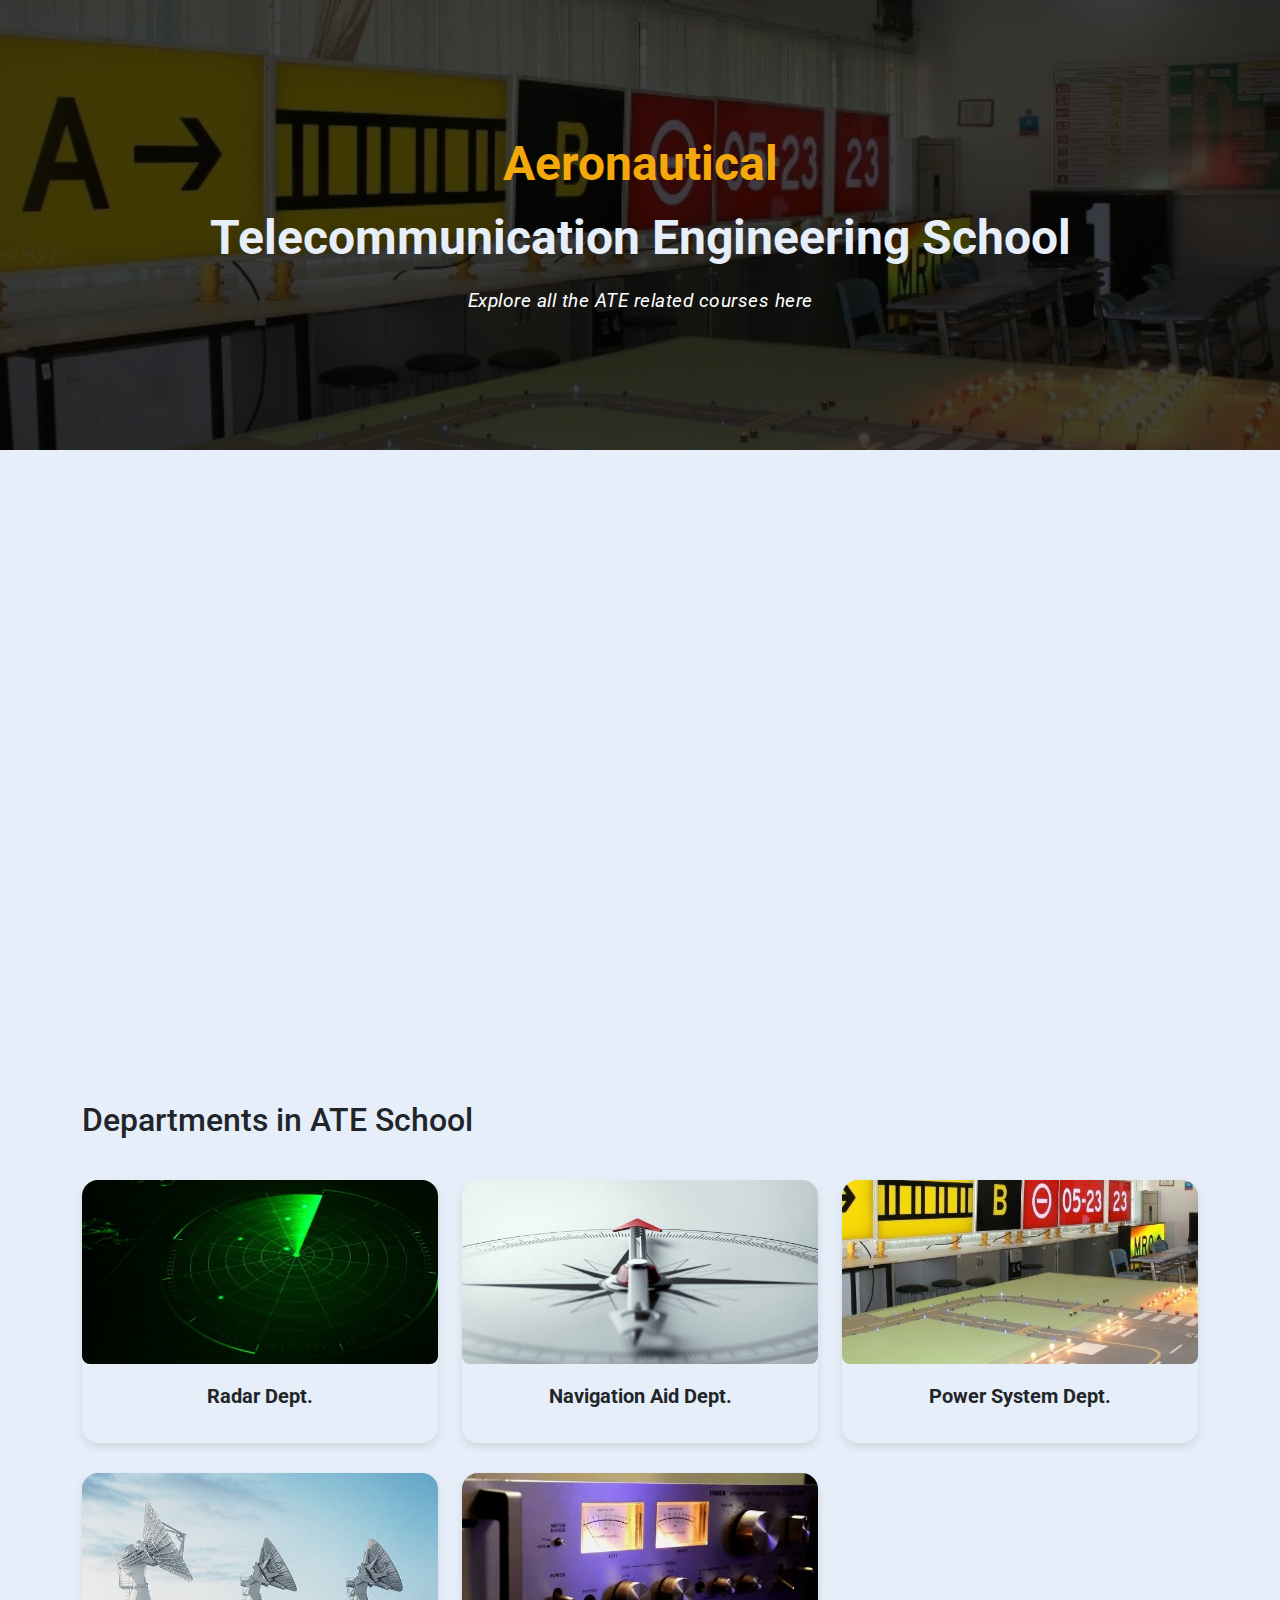
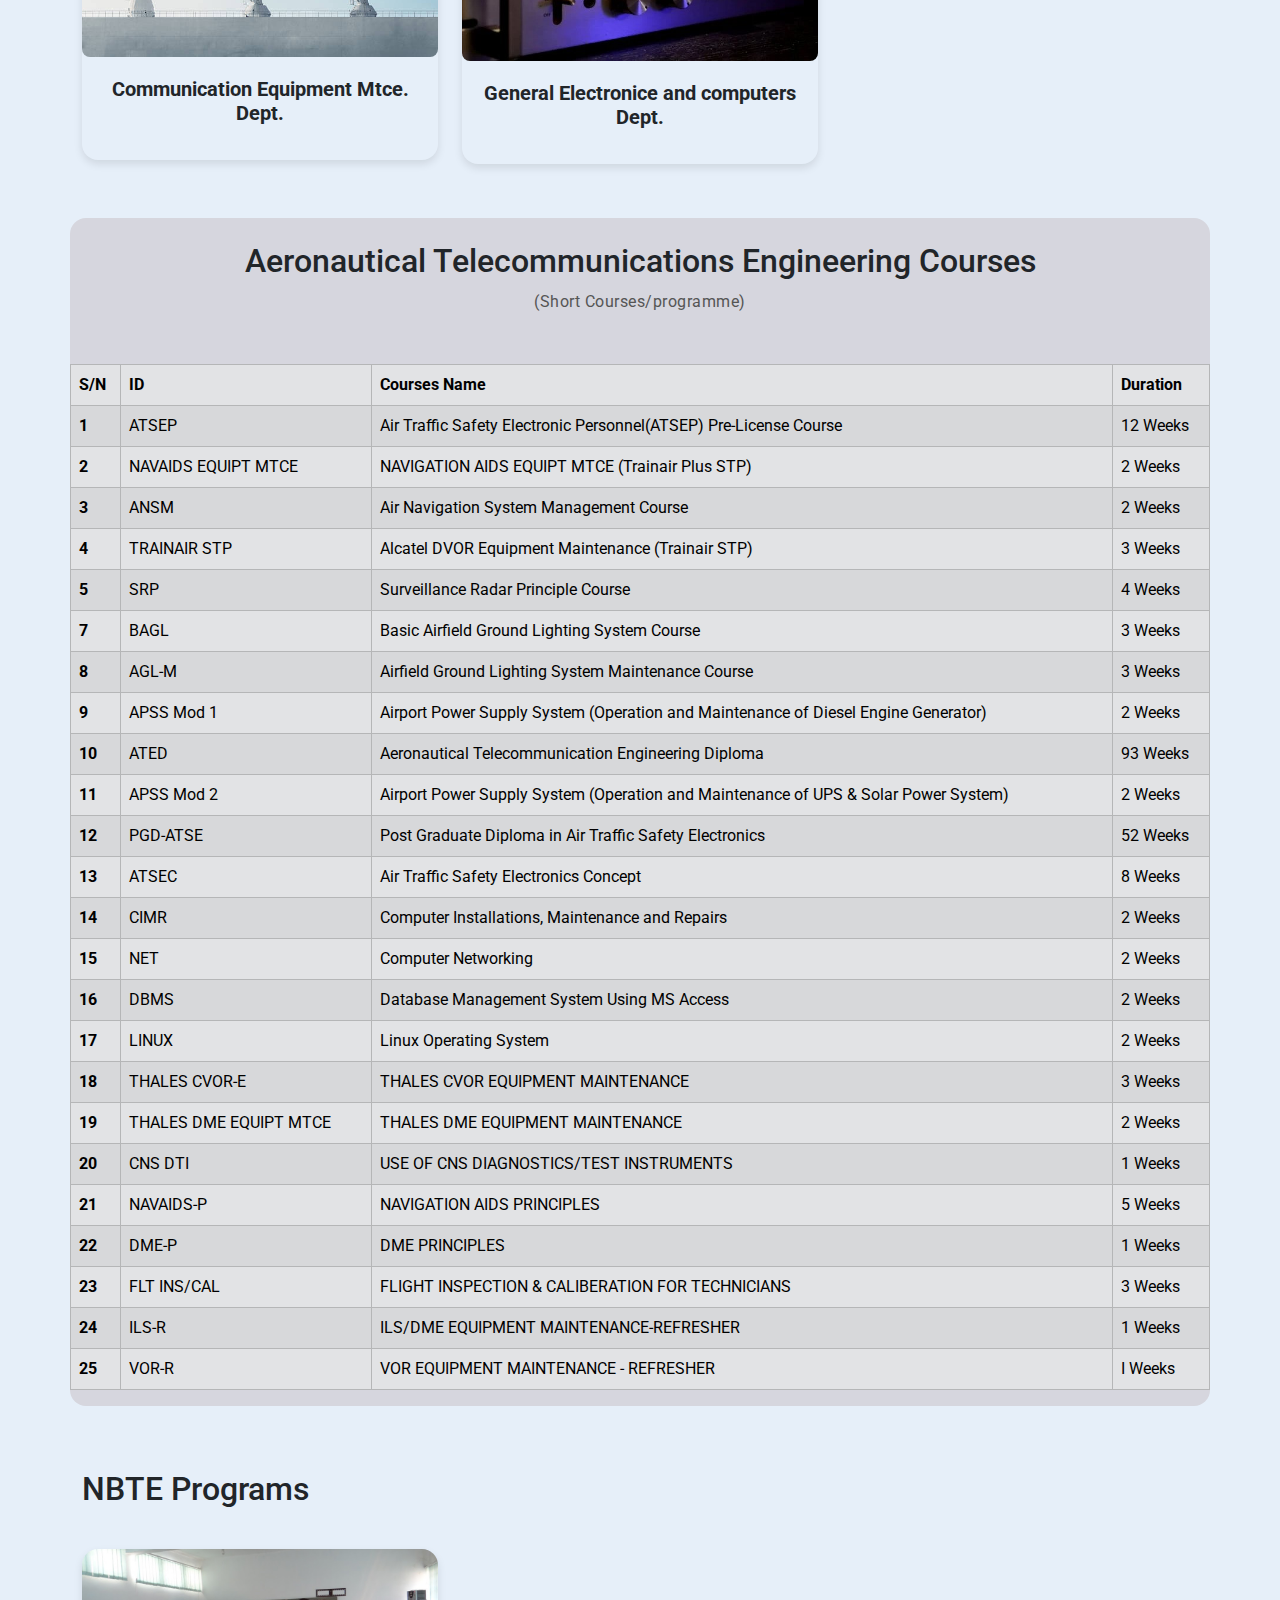
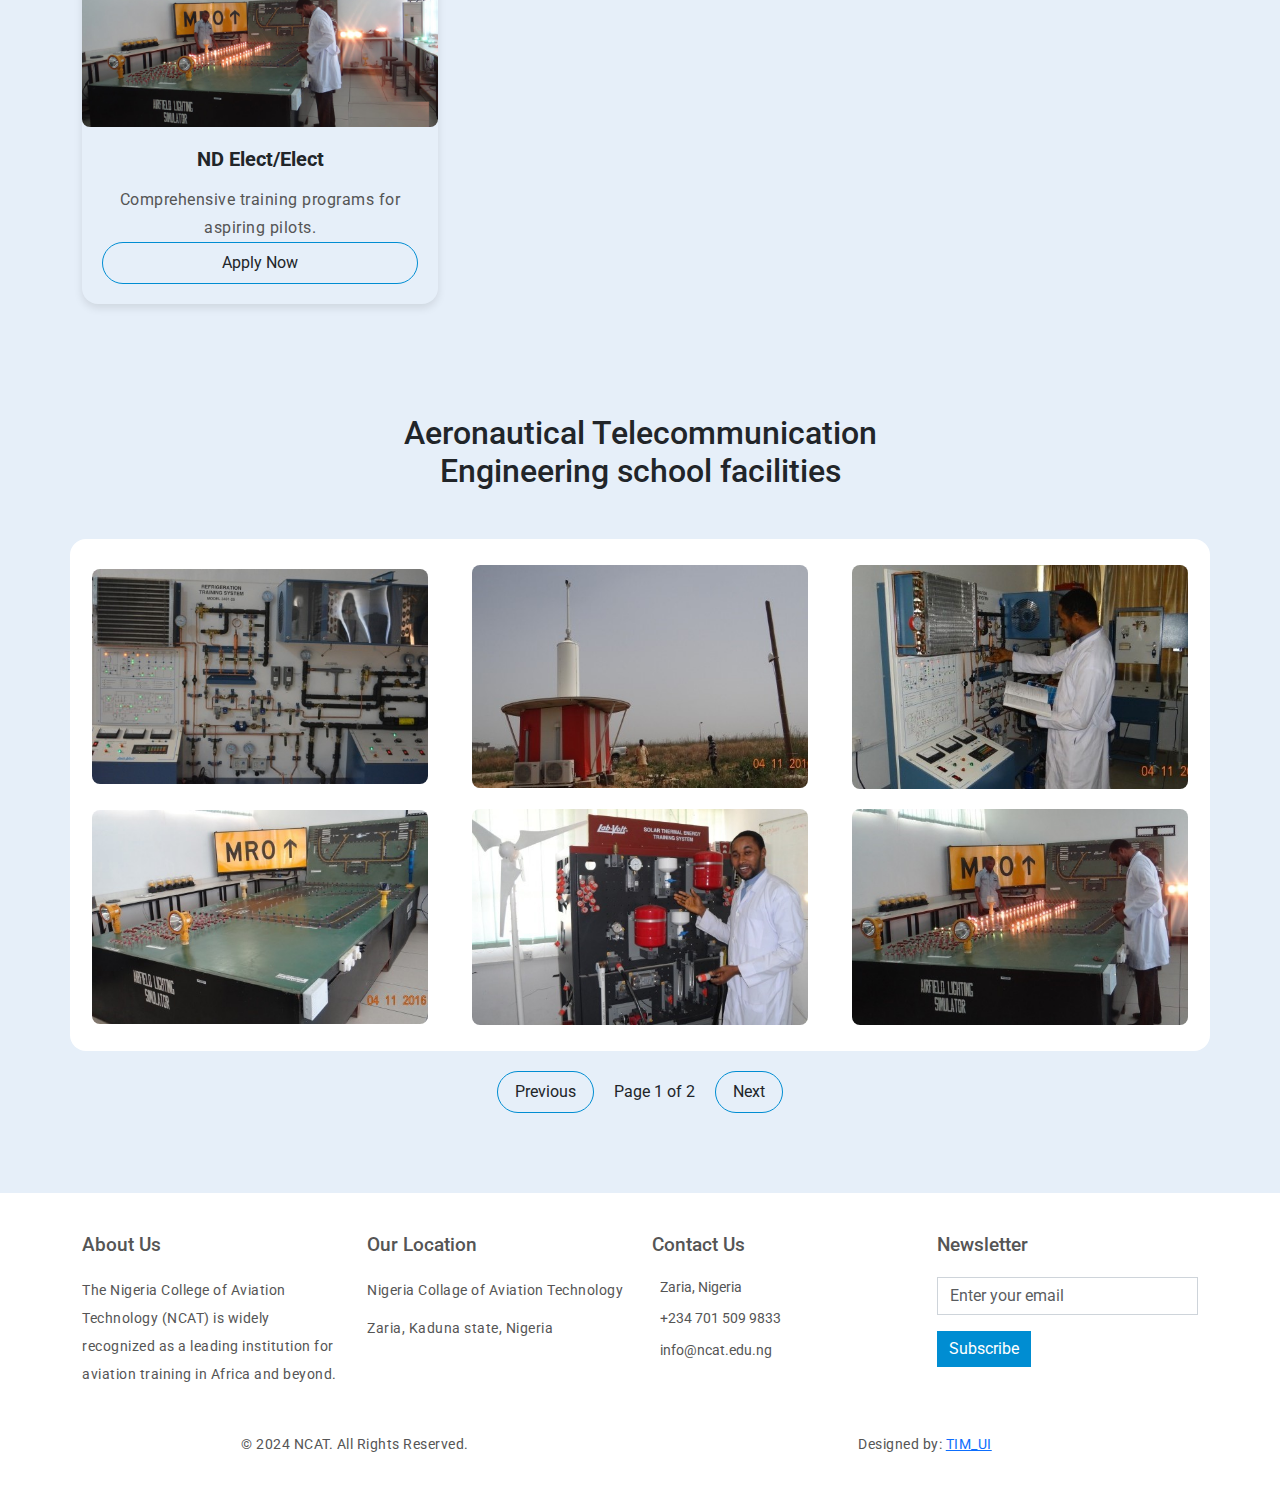
<file: Ates.html>
<!DOCTYPE html>
<html lang="en">
<head>
    <meta charset="UTF-8">
    <meta name="viewport" content="width=device-width, initial-scale=1.0">

    <link rel="stylesheet" href="src/style.css">
    <link rel="stylesheet" href="src/responsive.css">
    <link rel="stylesheet" href="src/bootstrap.css">

    <title>Aeronautical Telecommunication Engineering school detail</title>
    <link rel="shortcut icon" href="image/favicon.ico.png" type="image/x-icon">

    <!-- <link rel="stylesheet" href="https://cdnjs.cloudflare.com/ajax/libs/font-awesome/5.15.3/css/all.min.css"> -->
    <link rel="stylesheet" href="https://cdnjs.cloudflare.com/ajax/libs/animate.css/4.1.1/animate.min.css">
   
</head>
<body>

     <!-- Navigation Bar -->
    <nav id="navbar" class="navbar navbar-expand-lg fixed-top _hidden">
        <div class="container nav">
                       
            <div class="logo">
                <img src="image/favicon.ico.png" alt="">
                <a class="navbar-brand" href="#" id="logo">Nigerian College of <br>Aviation Technology</a>
            </div>

            <button class="navbar-toggler" type="button" data-bs-toggle="collapse" data-bs-target="#navbarNav" aria-controls="navbarNav" aria-expanded="false" aria-label="Toggle navigation">
                <span class=""><i class="bi bi-list"></i></span>
            </button>

            <div class="collapse navbar-collapse" id="navbarNav">
                <ul class="navbar-nav ms-auto">
                    <li class="nav-item">
                        <a class="nav-link" href="index.html">Home</a>
                    </li>
                    <li class="nav-item">
                        <a class="nav-link " href="History.html">History</a>
                    </li>
                    <li class="nav-item">
                        <a class="nav-link active" href="Ates.html">ATE School</a>
                    </li>
                    <li class="nav-item">
                        <a class="nav-link" href="Ame.html">AME Schools</a>
                    </li>
                    <li class="nav-item">
                        <a class="nav-link" href="Ams.html">AMS School</a>
                    </li>
                    <li class="nav-item">
                        <a class="nav-link " href="flying.html">Flying School</a>
                    </li>
                </ul>
            </div>
        </div>
    </nav>

    

    <!-- Hero Section -->
    <header class="hero--section">
       <div class="animate__animated animate__zoomIn">
            <h1><blockquote>Aeronautical</blockquote> Telecommunication Engineering School</h1>
            <p><em>Explore all the ATE related courses here</em></p>
       </div>
        <!-- <a href="#features" class="btn btn-primary">Join today</a> -->
    </header>

    <!-- Features Section -->

    <section class="heritage">
        <div class="container-xl expanded">
            <div class="row gy-4">
                <div class="col-sm-12 col-md-12 col-lg-6 common ">
                    <div class="legacy-img hidden">
                        <img src="image/HATE.png"  alt="">
                        <div class="minister">
                          <h6>Engr. Eward Yor/ Dean ATE School</h6>  
                        </div>
                    </div>
                </div>

                <div class="col-sm-12 col-md-12 col-lg-6 common ">
                    <div class="heritage-content About_ate hidden">
                        <h6 class="mt-4">Celebrating <strong>NCAT @ 60</strong></h6>
                       <h1>Aeronautical Telecommunication Engineering School.</h1>

                        <p>The Aeronautical Telecommunication Engineering (ATE) School at NCAT is a hub of innovation and excellence, dedicated to training the next generation of aviation professionals. The school offers a comprehensive curriculum that covers the full spectrum of aeronautical telecommunications, preparing students for careers in this critical and dynamic field.

                        <strong>Cutting-Edge Curriculum</strong>

                        The ATE School's curriculum is meticulously designed to provide students with a solid foundation in both the theoretical and practical aspects of aeronautical telecommunications. 
                        </p>
                        <!-- <a href="#" class=" btn btn-general">Learn More <img src="image/plane-png.png" alt=""></a> -->
                    </div>
                </div>
            </div>
        </div>
        <br>
        <div id="Dept." class="features-section">
            <div class="container">
                <div class=" feature-header ">
                    <h2>Departments in ATE School</h2>
                </div>
                <div class="row">
                    <div class="col-md-6 col-lg-4">
                        <div class="card feature-card">
                            <img src="ateschl/radar.jpg" class="card-img-top" alt="Program 1">
                            <div class="card-body">
                                <h5 class="card-title">Radar Dept.</h5>
                            </div>
                        </div>
                    </div>
                    <div class="col-md-6 col-lg-4">
                        <div class="card feature-card">
                            <img src="ateschl/nav-aid.jpg" class="card-img-top" alt="Program 1">
                            <div class="card-body">
                                <h5 class="card-title">Navigation Aid Dept.</h5>
                            </div>
                        </div>
                    </div>
                    <div class="col-md-6 col-lg-4">
                        <div class="card feature-card">
                            <img src="ateschl/power.jpg" class="card-img-top" alt="Program 1">
                            <div class="card-body">
                                <h5 class="card-title">Power System Dept.</h5>
                            </div>
                        </div>
                    </div>
                    <div class="col-md-6 col-lg-4">
                        <div class="card feature-card">
                            <img src="ateschl/cem sat.jpg" class="card-img-top" alt="Program 1">
                            <div class="card-body">
                                <h5 class="card-title">Communication Equipment Mtce. Dept.</h5>
                            </div>
                        </div>
                    </div>
                    <div class="col-md-6 col-lg-4">
                        <div class="card feature-card">
                            <img src="ateschl/gec-2.jpg" class="card-img-top" alt="Program 1">
                            <div class="card-body">
                                <h5 class="card-title">General Electronice and computers Dept.</h5>
                            </div>
                        </div>
                    </div>
                </div>
            </div>
        </div>

        <div class="container-xl   mt-4 mb-3 score_card">
            <div class="header pt-4">
                <h2>Aeronautical Telecommunications Engineering Courses</h2>
                <p>(Short Courses/programme)</p>
            </div>

            <table class="table table-secondary schools-table table-hover table-striped table-bordered">
                <thead>
                    <tr>
                    <th scope="col">S/N</th>
                    <th scope="col">ID</th>
                    <th scope="col">Courses Name</th>
                    <th scope="col">Duration</th>
                    </tr>
                </thead>
                <tbody>
                    <tr>
                        <th scope="row">1</th>
                        <td>ATSEP</td>
                        <td>Air Traffic Safety Electronic Personnel(ATSEP) Pre-License Course</td>
                        <td>12 Weeks</td>
                    </tr>
                    <tr>
                        <th scope="row">2</th>
                        <td> NAVAIDS EQUIPT MTCE</td>
                        <td>NAVIGATION AIDS EQUIPT MTCE (Trainair Plus STP)</td>
                        <td>2 Weeks</td>
                    </tr>
                    <tr>
                        <th scope="row">3</th>
                        <td >ANSM</td>
                        <td >Air Navigation System Management Course</td>
                        <td>2 Weeks</td>
                    </tr>
                    <tr>
                        <th scope="row">4</th>
                        <td >TRAINAIR STP</td>
                        <td >Alcatel DVOR Equipment Maintenance (Trainair STP)</td>
                        <td>3 Weeks</td>
                    </tr>
                    <tr>
                        <th scope="row">5</th>
                        <td >SRP</td>
                        <td >Surveillance Radar Principle Course</td>
                        <td>4 Weeks</td>
                    </tr>
                    <tr>
                        <th scope="row">7</th>
                        <td >BAGL</td>
                        <td >Basic Airfield Ground Lighting System Course</td>
                        <td>3 Weeks</td>
                    </tr>
                    <tr>
                        <th scope="row">8</th>
                        <td >AGL-M</td>
                        <td >Airfield Ground Lighting System Maintenance Course</td>
                        <td>3 Weeks</td>
                    </tr>
                    <tr>
                        <th scope="row">9</th>
                        <td >APSS Mod 1</td>
                        <td >Airport Power Supply System (Operation and Maintenance of Diesel Engine Generator)</td>
                        <td>2 Weeks</td>
                    </tr>
                    <tr>
                        <th scope="row">10</th>
                        <td >ATED</td>
                        <td >Aeronautical Telecommunication Engineering Diploma</td>
                        <td>93 Weeks</td>
                    </tr>
                    <tr>
                        <th scope="row">11</th>
                        <td >APSS Mod 2</td>
                        <td >Airport Power Supply System (Operation and Maintenance of UPS & Solar Power System)</td>
                        <td>2 Weeks</td>
                    </tr>
                    <tr>
                        <th scope="row">12</th>
                        <td >PGD-ATSE </td>
                        <td >Post Graduate Diploma in Air Traffic Safety Electronics</td>
                        <td>52 Weeks</td>
                    </tr>
                    <tr>
                        <th scope="row">13</th>
                        <td >ATSEC </td>
                        <td> Air Traffic Safety Electronics Concept</td>
                        <td>8 Weeks</td>
                    </tr>
                    <tr>
                        <th scope="row">14</th>
                        <td >CIMR </td>
                        <td> Computer Installations, Maintenance and Repairs</td>
                        <td>2 Weeks</td>
                    </tr>
                    <tr>
                        <th scope="row">15</th>
                        <td >NET </td>
                        <td> Computer Networking</td>
                        <td>2 Weeks</td>
                    </tr>
                    <tr>
                        <th scope="row">16</th>
                        <td >DBMS</td>
                        <td> Database Management System Using MS Access</td>
                        <td>2 Weeks</td>
                    </tr>
                    <tr>
                        <th scope="row">17</th>
                        <td >LINUX</td>
                        <td> Linux Operating System</td>
                        <td>2 Weeks</td>
                    </tr>
                    <tr>
                        <th scope="row">18</th>
                        <td >THALES CVOR-E</td>
                        <td> THALES CVOR EQUIPMENT MAINTENANCE</td>
                        <td>3 Weeks</td>
                    </tr>
                    <tr>
                        <th scope="row">19</th>
                        <td >THALES DME EQUIPT MTCE</td>
                        <td> THALES DME EQUIPMENT MAINTENANCE</td>
                        <td>2 Weeks</td>
                    </tr>
                    <tr>
                        <th scope="row">20</th>
                        <td >CNS DTI</td>
                        <td> USE OF CNS DIAGNOSTICS/TEST INSTRUMENTS</td>
                        <td>1 Weeks</td>
                    </tr>
                    <tr>
                        <th scope="row">21</th>
                        <td >NAVAIDS-P</td>
                        <td> NAVIGATION AIDS PRINCIPLES</td>
                        <td>5 Weeks</td>
                    </tr>
                    <tr>
                        <th scope="row">22</th>
                        <td >DME-P</td>
                        <td> DME PRINCIPLES</td>
                        <td>1 Weeks</td>
                    </tr>
                    <tr>
                        <th scope="row">23</th>
                        <td> FLT INS/CAL</td>
                        <td> FLIGHT INSPECTION & CALIBERATION FOR TECHNICIANS</td>
                        <td>3 Weeks</td>
                    </tr>
                    <tr>
                        <th scope="row">24</th>
                        <td> ILS-R</td>
                        <td> ILS/DME EQUIPMENT MAINTENANCE-REFRESHER</td>
                        <td>1 Weeks</td>
                    </tr>
                    <tr>
                        <th scope="row">25</th>
                        <td> VOR-R</td>
                        <td> VOR EQUIPMENT MAINTENANCE - REFRESHER</td>
                        <td>I Weeks</td>
                    </tr>
                </tbody>
            </table>
        </div>


        <div id="features" class="features-section">
            <div class="container">
                <div class="feature-header">
                    <h2>NBTE Programs</h2>
                </div>

                <div class="row">
                    
                    <div class="col-md-6 col-lg-4">
                        <div class="card feature-card">
                            <img src="NCAT/ncat-ate.jpg" class="card-img-top" alt="Program 1">
                            <div class="card-body">
                                <h5 class="card-title">ND Elect/Elect</h5>
                                <p class="card-text">Comprehensive training programs for aspiring pilots.</p>
                                <a href="#" class="btn btn-general">Apply Now</a>
                            </div>
                        </div>
                    </div>
                    <!-- <div class="col-md-4">
                        <div class="card feature-card">
                            <img src="NCAT/ncat-ate.jpg" class="card-img-top" alt="Program 2">
                            <div class="card-body">
                                <h5 class="card-title">ATED</h5>
                                <p class="card-text">Top-notch engineering courses for aviation professionals.</p>
                                <a href="#" class="btn btn-general">Apply Now</a>
                            </div>
                        </div>
                    </div>
                    <div class="col-md-4">
                        <div class="card feature-card">
                            <img src="NCAT/ncat-ate.jpg" class="card-img-top" alt="Program 3">
                            <div class="card-body">
                                <h5 class="card-title">ATSEP</h5>
                                <p class="card-text">Leadership and management training for the aviation industry.</p>
                                <a href="#" class="btn btn-general">Apply Now</a>
                            </div>
                        </div>
                    </div>
                    <div class="col-md-4">
                        <div class="card feature-card">
                            <img src="NCAT/ncat-ate.jpg" class="card-img-top" alt="Program 3">
                            <div class="card-body">
                                <h5 class="card-title">CUSTOMIZED VSAT</h5>
                                <p class="card-text">Leadership and management training for the aviation industry.</p>
                                <a href="#" class="btn btn-general">Apply Now</a>
                            </div>
                        </div>
                    </div> -->
                </div>
            </div>
        </div>
    </section>

    <section class="facilities common" id="Alumni">
        <div class="container-xl expanded">
            <div class="header">
                <h2>Aeronautical Telecommunication <br> Engineering school facilities</h2>
            </div>

            <div class="row common">
                <div class="col-sm-12 col-md-12 col-lg-12 facilities-contents">
                    <div class="row">
                        <div class="col-sm-12 col-md-12 col-lg-12 facilities-img">
                            <div class="row image-container common">
                                <div class="col-sm- col-md-4 col-lg-3 gy-2">
                                    <img src="ateschl/1.jpg" class="" alt=""> 
                                </div>
                                <div class="col-sm- col-md-4 col-lg-3 gy-2">
                                    <img src="ateschl/2.jpg" class="image-fluid" alt="">
                                </div>
                                <div class="col-sm- col-md-4 col-lg-3 gy-2">
                                    <img src="ateschl/3.jpg" class="image-fluid" alt="">
                                </div>

                                <div class="col-sm- col-md-4 col-lg-3 gy-2">
                                    <img src="ateschl/4.jpg" alt="">
                                </div>
                                <div class="col-sm- col-md-4 col-lg-3 gy-2">
                                    <img src="ateschl/6.jpg" alt="">
                                </div>
                                <div class="col-sm- col-md-4 col-lg-3 gy-2">
                                    <img src="ateschl/7.jpg" alt="">
                                </div>

                                <div class="col-sm- col-md-4 col-lg-3 gy-2">
                                    <img src="ateschl/ATE school view.jpg" class="image-fluid" alt="">
                                </div>
                                <div class="col-sm- col-md-4 col-lg-3 gy-2">
                                    <img src="ateschl/Ate-33.jpg" class="image-fluid" alt="">
                                </div>
                                <div class="col-sm- col-md-4 col-lg-3 gy-2">
                                    <img src="ateschl/ateschl.jpg" class="image-fluid" alt="">
                                </div>

                                <div class="col-sm- col-md-4 col-lg-3 gy-2">
                                    <img src="ateschl/atesrefg.jpg" class="image-fluid" alt="">
                                </div>
                                <div class="col-sm- col-md-4 col-lg-3 gy-2">
                                    <img src="image/R.jpg" class="image-fluid" alt="">
                                </div>
                                <div class="col-sm- col-md-4 col-lg-3 gy-2">
                                    <img src="image/R.jpg" class="image-fluid" alt="">
                                </div>
                                <!-- Add more images as needed -->
                            </div>
                        </div>
                    </div>
                </div>
            </div>

            <div class="pagination-controls">
                <button id="prev" class="btn btn-general" onclick="prevPage()">Previous</button>
                <div class="pagination-info">
                    Page <span id="currentPage">1</span> of <span id="totalPages">1</span>
                </div>
                <button id="next" class="btn btn-general" onclick="nextPage()">Next</button>
            </div>
            
        </div>
    </section>

    

    <!-- Footer -->
    <footer class="footer-section">
        <div class="container">
            <div class="row">
                <!-- About Section -->
                <div class="col-md-3 col-sm-6">
                    <h5>About Us</h5>
                    <p>The Nigeria College of Aviation Technology (NCAT) is widely recognized as a leading institution for aviation training in Africa and beyond.</p>
                </div>
                <!-- Quick Links Section -->
                <div class="col-md-3 col-sm-6">
                    <h5>Our Location</h5>
                    <ul class="list-unstyled">
                        <li><p>Nigeria Collage of Aviation Technology</p></li>
                        <li><p>Zaria, Kaduna state,
                            Nigeria</p></li>
                        <!-- <li><a href="#">Admissions</a></li>
                        <li><a href="#">Contact Us</a></li> -->
                    </ul>
                </div>
                <!-- Contact Section -->
                <div class="col-md-3 col-sm-6">
                    <h5>Contact Us</h5>
                    <ul class="list-unstyled">
                        <li><i class="fa fa-map-marker"></i> Zaria, Nigeria</li>
                        <li><i class="fa fa-phone"></i> +234 701 509 9833</li>
                        <li><i class="fa fa-envelope"></i> info@ncat.edu.ng</li>
                    </ul>
                </div>
                <!-- Newsletter Section -->
                <div class="col-md-3 col-sm-6">
                    <h5>Newsletter</h5>
                    <form>
                        <div class="mb-3">
                            <input type="email" class="form-control" placeholder="Enter your email">
                        </div>
                        <button type="submit" class="btn btn-primary">Subscribe</button>
                    </form>
                    <div class="social-icons mt-3">
                        <a title="socials" class="social-icon"><i class="fa fa-facebook"></i></a>
                        <a title="socials" class="social-icon"><i class="fa fa-twitter"></i></a>
                        <a title="socials" class="social-icon"><i class="fa fa-instagram"></i></a>
                        <a title="socials" class="social-icon"><i class="fa fa-linkedin"></i></a>
                    </div>
                </div>
            </div>
            <div class="row mt-4">
                <div class="col text-center">
                    <p>&copy; 2024 NCAT. All Rights Reserved.</p>
                </div>
                <div class="col text-center">
                    <p>Designed by: <a href="">TIM_UI</a></p>
                </div>
            </div>
        </div>
    </footer>


    <script src="js/bootstrap.js"></script>
    <script src="js/mainscript.js"></script>
    
</body>
</html>
</file>
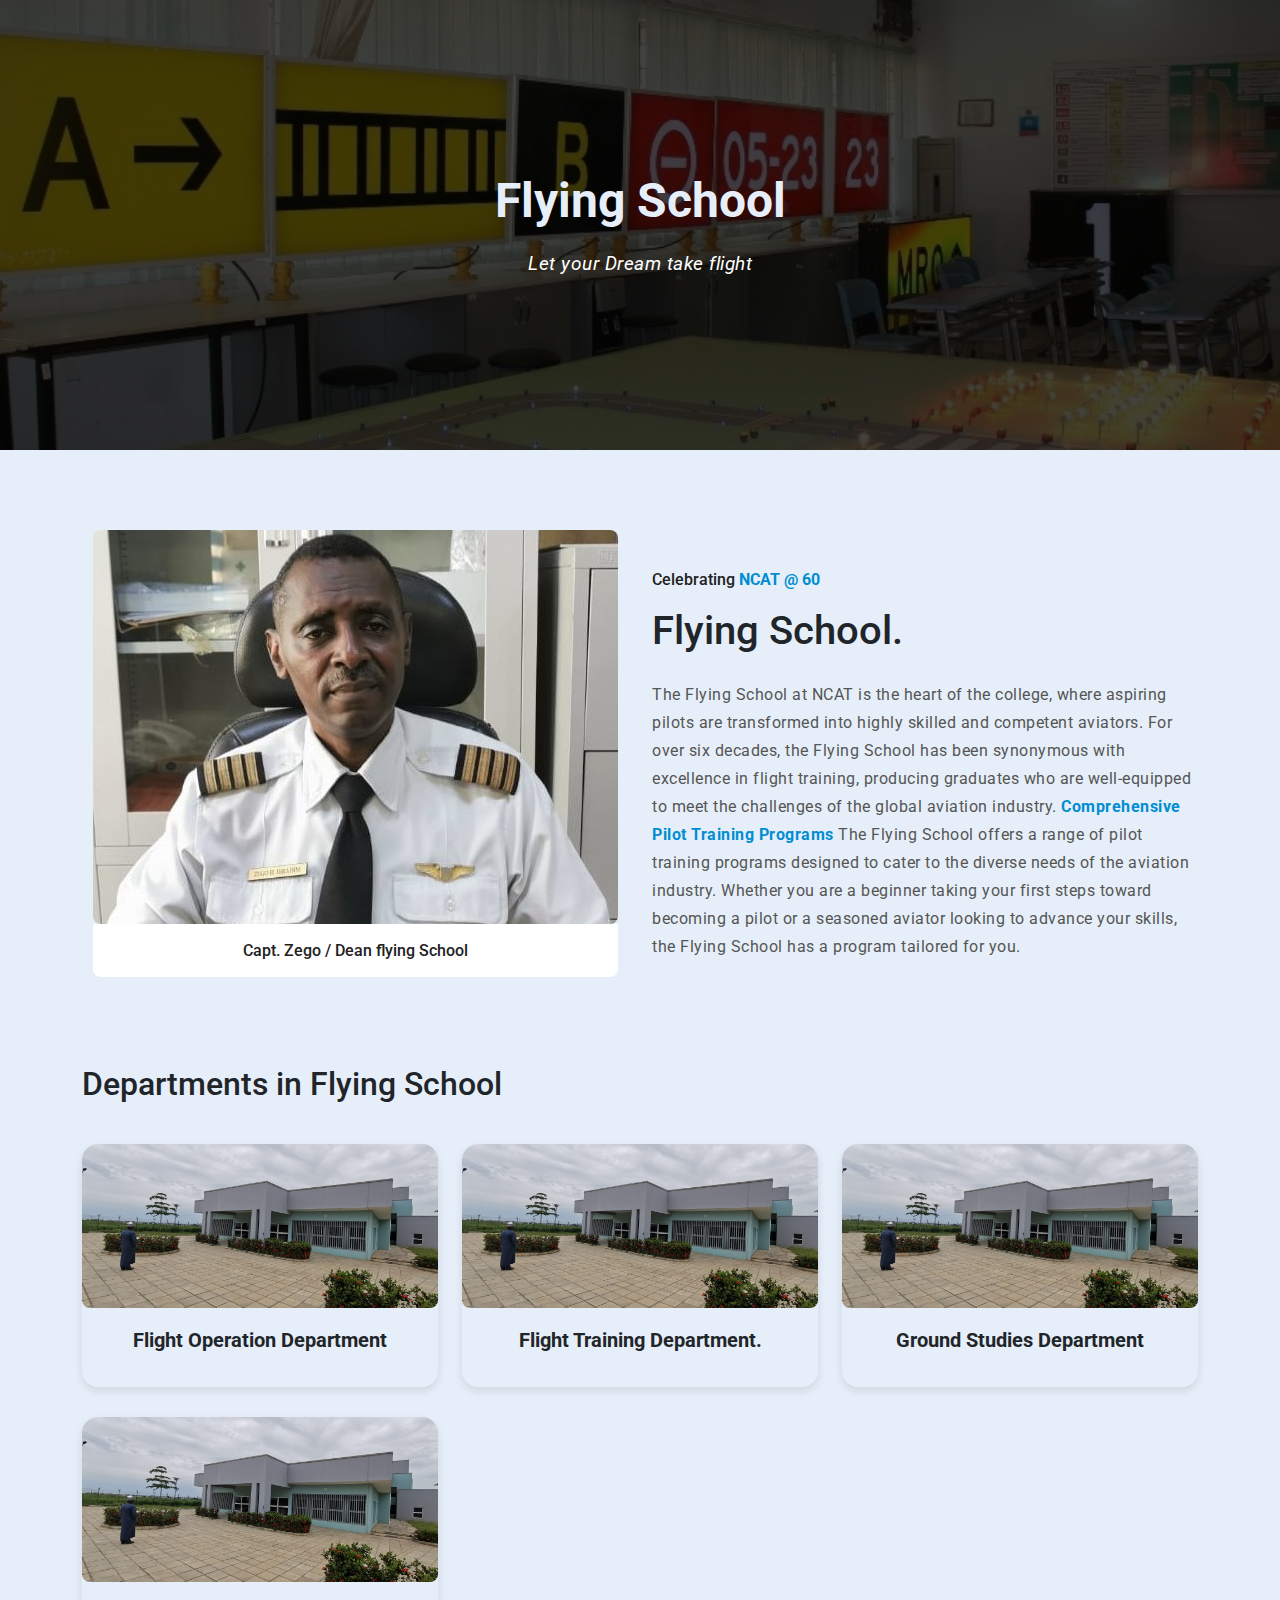
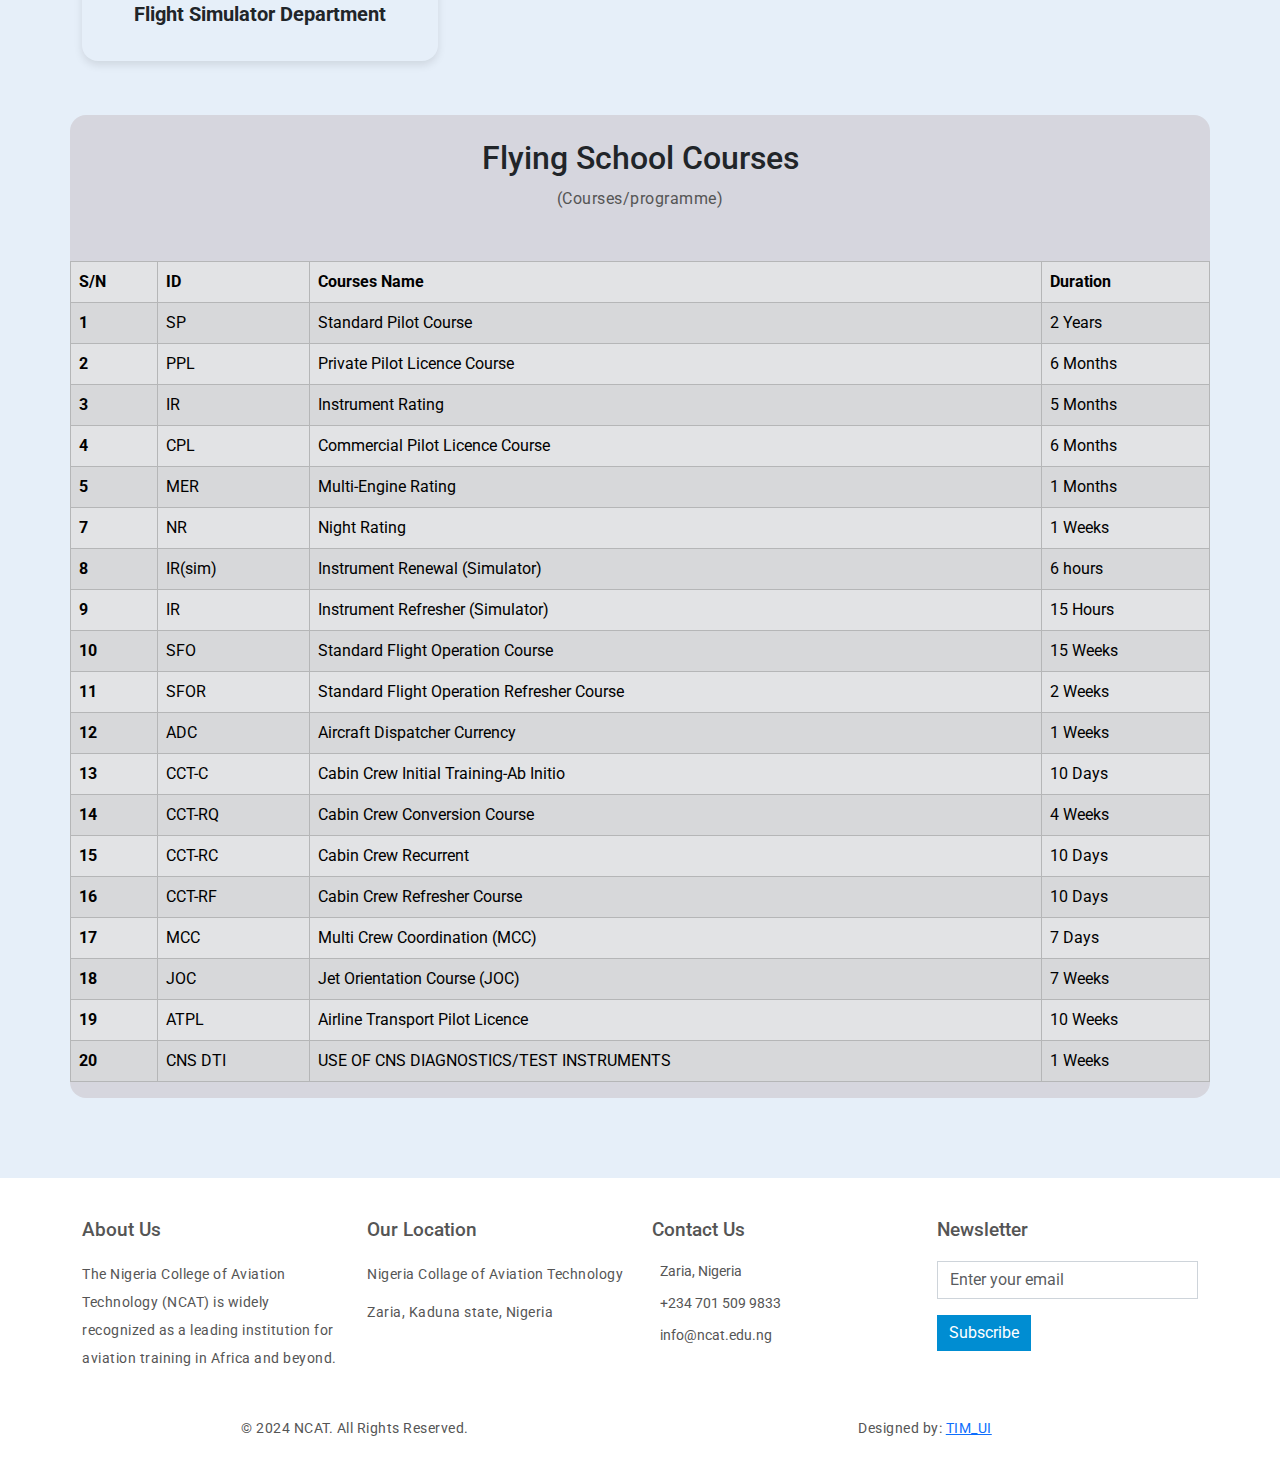
<file: flying.html>
<!DOCTYPE html>
<html lang="en">
<head>
    <meta charset="UTF-8">
    <meta name="viewport" content="width=device-width, initial-scale=1.0">

    <link rel="stylesheet" href="src/style.css">
    <link rel="stylesheet" href="src/responsive.css">
    <link rel="stylesheet" href="src/bootstrap.css">

    <title>Flying school detail</title>
    <link rel="shortcut icon" href="image/favicon.ico.png" type="image/x-icon">

    <!-- <link rel="stylesheet" href="https://cdnjs.cloudflare.com/ajax/libs/font-awesome/5.15.3/css/all.min.css"> -->
    <link rel="stylesheet" href="https://cdnjs.cloudflare.com/ajax/libs/animate.css/4.1.1/animate.min.css">
 

</head>
<body>
    <!-- Navigation Bar -->
    <nav id="navbar" class="navbar navbar-expand-lg fixed-top _hidden">
        <div class="container nav">
                       
            <div class="logo">
                <img src="image/favicon.ico.png" alt="">
                <a class="navbar-brand" href="#" id="logo">Nigerian College of <br>Aviation Technology</a>
            </div>


            <button class="navbar-toggler" type="button" data-bs-toggle="collapse" data-bs-target="#navbarNav" aria-controls="navbarNav" aria-expanded="false" aria-label="Toggle navigation">
                <span class=""><i class="bi bi-list"></i></span>
            </button>

            <div class="collapse navbar-collapse" id="navbarNav">
                <ul class="navbar-nav ms-auto">
                    <li class="nav-item">
                        <a class="nav-link" href="index.html">Home</a>
                    </li>
                    <li class="nav-item">
                        <a class="nav-link " href="History.html">History</a>
                    </li>
                    <li class="nav-item">
                        <a class="nav-link " href="Ates.html">ATE School</a>
                    </li>
                    <li class="nav-item">
                        <a class="nav-link" href="Ame.html">AME Schools</a>
                    </li>
                    <li class="nav-item">
                        <a class="nav-link" href="Ams.html">AMS School</a>
                    </li>
                    <li class="nav-item">
                        <a class="nav-link active" href="flying.html">Flying School</a>
                    </li>
                </ul>
            </div>  
        </div>
    </nav>

    <!-- Hero Section -->
    <header class="hero--section ">
        <h1 class="animate__animated animate__zoomInUp">Flying School</h1>
        <p class="animate__animated animate__zoomInUp"><em>Let your Dream take flight</em></p>
        <!-- <a href="#features" class="btn btn-primary">Join today</a> -->
    </header>

    <!-- Features Section -->

    <section class="heritage">
        <div class="container-xl expanded">
            <div class="row gy-4">
                <div class="col-sm-12 col-md-12 col-lg-6 common ">
                    <div class="legacy-img ">
                        <img src="image/hfs2.jpeg"  alt="">
                        <div class="minister">
                          <h6>Capt. Zego / Dean flying School</h6>  
                        </div>
                    </div>
                </div>

                <div class="col-sm-12 col-md-12 col-lg-6 common">
                    <div class="heritage-content About_ate">
                        <h6 class="mt-4">Celebrating <strong>NCAT @ 60</strong></h6>
                       <h1>Flying School.</h1>

                        <p>The Flying School at NCAT is the heart of the college, where aspiring pilots are transformed into highly skilled and competent aviators. For over six decades, the Flying School has been synonymous with excellence in flight training, producing graduates who are well-equipped to meet the challenges of the global aviation industry.

                        <strong>Comprehensive Pilot Training Programs</strong>

                        The Flying School offers a range of pilot training programs designed to cater to the diverse needs of the aviation industry. Whether you are a beginner taking your first steps toward becoming a pilot or a seasoned aviator looking to advance your skills, the Flying School has a program tailored for you. 
                        </p>
                        <!-- <a href="#" class=" btn btn-general">Learn More <img src="image/plane-png.png" alt=""></a> -->
                    </div>
                </div>
            </div>
        </div>
        <br>
        <div id="Dept." class="features-section">
            <div class="container">
                <div class=" feature-header ">
                    <h2>Departments in Flying School</h2>
                </div>
                <div class="row">
                    <div class="col-md-6 col-lg-4">
                        <div class="card feature-card">
                            <img src="NCAT/SIM_BUILDING.jpg" class="card-img-top" alt="Program 1">
                            <div class="card-body">
                                <h5 class="card-title">Flight Operation Department</h5>
                            </div>
                        </div>
                    </div>
                    <div class="col-md-6 col-lg-4">
                        <div class="card feature-card">
                            <img src="NCAT/SIM_BUILDING.jpg" class="card-img-top" alt="Program 1">
                            <div class="card-body">
                                <h5 class="card-title">Flight Training Department.</h5>
                            </div>
                        </div>
                    </div>
                    <div class="col-md-6 col-lg-4">
                        <div class="card feature-card">
                            <img src="NCAT/SIM_BUILDING.jpg" class="card-img-top" alt="Program 1">
                            <div class="card-body">
                                <h5 class="card-title">Ground Studies Department</h5>
                            </div>
                        </div>
                    </div>
                    <div class="col-md-6 col-lg-4">
                        <div class="card feature-card">
                            <img src="NCAT/SIM_BUILDING.jpg" class="card-img-top" alt="Program 1">
                            <div class="card-body">
                                <h5 class="card-title">Flight Simulator Department</h5>
                            </div>
                        </div>
                    </div>
                    <!-- <div class="col-md-4">
                        <div class="card feature-card">
                            <img src="dpt-img/gec-2.jpg" class="card-img-top" alt="Program 1">
                            <div class="card-body">
                                <h5 class="card-title">Department</h5>
                            </div>
                        </div>
                    </div> -->
                </div>
            </div>
        </div>

        <div class="container-xl   mt-4 mb-3 score_card">
            <div class="header pt-4">
                <h2>Flying School Courses</h2>
                <p>(Courses/programme)</p>
            </div>

            <table class="table table-secondary schools-table table-hover table-striped table-bordered">
                <thead>
                    <tr>
                    <th scope="col">S/N</th>
                    <th scope="col">ID</th>
                    <th scope="col">Courses Name</th>
                    <th scope="col">Duration</th>
                    </tr>
                </thead>
                <tbody>
                    <tr>
                        <th scope="row">1</th>
                        <td>SP</td>
                        <td>Standard Pilot Course</td>
                        <td>2 Years</td>
                    </tr>
                    <tr>
                        <th scope="row">2</th>
                        <td> PPL</td>
                        <td>Private Pilot Licence Course</td>
                        <td>6 Months</td>
                    </tr>
                    <tr>
                        <th scope="row">3</th>
                        <td >IR </td>
                        <td >Instrument Rating</td>
                        <td>5 Months</td>
                    </tr>
                    <tr>
                        <th scope="row">4</th>
                        <td >CPL</td>
                        <td >Commercial Pilot Licence Course</td>
                        <td>6 Months</td>
                    </tr>
                    <tr>
                        <th scope="row">5</th>
                        <td >MER</td>
                        <td >Multi-Engine Rating</td>
                        <td>1 Months</td>
                    </tr>
                    <tr>
                        <th scope="row">7</th>
                        <td >NR</td>
                        <td >Night Rating</td>
                        <td>1 Weeks</td>
                    </tr>
                    <tr>
                        <th scope="row">8</th>
                        <td >IR(sim)</td>
                        <td >Instrument Renewal (Simulator)</td>
                        <td>6 hours</td>
                    </tr>
                    <tr>
                        <th scope="row">9</th>
                        <td >IR</td>
                        <td >Instrument Refresher (Simulator)</td>
                        <td>15 Hours</td>
                    </tr>
                    <tr>
                        <th scope="row">10</th>
                        <td>SFO</td>
                        <td>Standard Flight Operation Course</td>
                        <td>15 Weeks</td>
                    </tr>
                    <tr>
                        <th scope="row">11</th>
                        <td >SFOR</td>
                        <td >Standard Flight Operation Refresher Course</td>
                        <td>2 Weeks</td>
                    </tr>
                    <tr>
                        <th scope="row">12</th>
                        <td >ADC </td>
                        <td >Aircraft Dispatcher Currency</td>
                        <td>1 Weeks</td>
                    </tr>
                    <tr>
                        <th scope="row">13</th>
                        <td >CCT-C </td>
                        <td> Cabin Crew Initial Training-Ab Initio</td>
                        <td>10 Days</td>
                    </tr>
                    <tr>
                        <th scope="row">14</th>
                        <td> CCT-RQ </td>
                        <td> Cabin Crew Conversion Course</td>
                        <td> 4 Weeks</td>
                    </tr>
                    <tr>
                        <th scope="row">15</th>
                        <td >CCT-RC </td>
                        <td> Cabin Crew Recurrent</td>
                        <td>10 Days</td>
                    </tr>
                    <tr>
                        <th scope="row">16</th>
                        <td >CCT-RF</td>
                        <td> Cabin Crew Refresher Course</td>
                        <td>10 Days</td>
                    </tr>
                    <tr>
                        <th scope="row">17</th>
                        <td >MCC</td>
                        <td> Multi Crew Coordination (MCC)</td>
                        <td>7 Days</td>
                    </tr>
                    <tr>
                        <th scope="row">18</th>
                        <td >JOC</td>
                        <td> Jet Orientation Course (JOC)</td>
                        <td>7 Weeks</td>
                    </tr>
                    <tr>
                        <th scope="row">19</th>
                        <td> ATPL</td>
                        <td> Airline Transport Pilot Licence</td>
                        <td> 10 Weeks</td>
                    </tr>

                    <tr>
                        <th scope="row">20</th>
                        <td> CNS DTI</td>
                        <td> USE OF CNS DIAGNOSTICS/TEST INSTRUMENTS</td>
                        <td> 1 Weeks</td>
                    </tr>
                    
                </tbody>
            </table>
        </div>
    </section>
    <!-- Footer -->
    <footer class="footer-section">
        <div class="container">
            <div class="row">
                <!-- About Section -->
                <div class="col-md-3 col-sm-6">
                    <h5>About Us</h5>
                    <p>The Nigeria College of Aviation Technology (NCAT) is widely recognized as a leading institution for aviation training in Africa and beyond.</p>
                </div>
                <!-- Quick Links Section -->
                <div class="col-md-3 col-sm-6">
                    <h5>Our Location</h5>
                    <ul class="list-unstyled">
                        <li><p>Nigeria Collage of Aviation Technology</p></li>
                        <li><p>Zaria, Kaduna state,
                            Nigeria</p></li>
                        <!-- <li><a href="#">Admissions</a></li>
                        <li><a href="#">Contact Us</a></li> -->
                    </ul>
                </div>
                <!-- Contact Section -->
                <div class="col-md-3 col-sm-6">
                    <h5>Contact Us</h5>
                    <ul class="list-unstyled">
                        <li><i class="fa fa-map-marker"></i> Zaria, Nigeria</li>
                        <li><i class="fa fa-phone"></i> +234 701 509 9833</li>
                        <li><i class="fa fa-envelope"></i> info@ncat.edu.ng</li>
                    </ul>
                </div>
                <!-- Newsletter Section -->
                <div class="col-md-3 col-sm-6">
                    <h5>Newsletter</h5>
                    <form>
                        <div class="mb-3">
                            <input type="email" class="form-control" placeholder="Enter your email">
                        </div>
                        <button type="submit" class="btn btn-primary">Subscribe</button>
                    </form>
                    <div class="social-icons mt-3">
                        <a title="socials" class="social-icon"><i class="fa fa-facebook"></i></a>
                        <a title="socials" class="social-icon"><i class="fa fa-twitter"></i></a>
                        <a title="socials" class="social-icon"><i class="fa fa-instagram"></i></a>
                        <a title="socials" class="social-icon"><i class="fa fa-linkedin"></i></a>
                    </div>
                </div>
            </div>
            <div class="row mt-4">
                <div class="col text-center">
                    <p>&copy; 2024 NCAT. All Rights Reserved.</p>
                </div>
                <div class="col text-center">
                    <p>Designed by: <a href="">TIM_UI</a></p>
                </div>
            </div>
        </div>
    </footer>

    <script>
        document.addEventListener('DOMContentLoaded', function() {
            const navbar = document.getElementById('navbar');
            const mobileMenu = document.getElementById('mobile-menu');
            const navLinks = document.getElementById('navbarNav');
            const logo = document.getElementById('logo');
            let lastScrollTop = 0;
        
            window.addEventListener('scroll', function() {
            let scrollTop = window.scrollY || document.documentElement.scrollTop;
            if (scrollTop > lastScrollTop && scrollTop > 200) {
                navbar.classList.add('visible');
            } else {
                navbar.classList.remove('visible');
            }
            lastScrollTop = scrollTop <= 0 ? 0 : scrollTop; // For mobile or negative scrolling
            });
        
            mobileMenu.addEventListener('click', function() {
            navLinks.classList.toggle('show');
            mobileMenu.querySelector('.navbar-toggler-icon').classList.toggle('active');
            logo.classList.toggle('hidden');
            });
        });
    </script>

    <script src="js/bootstrap.js"></script>
    <script src="js/mainscript.js"></script>
</body>
</html>
</file>
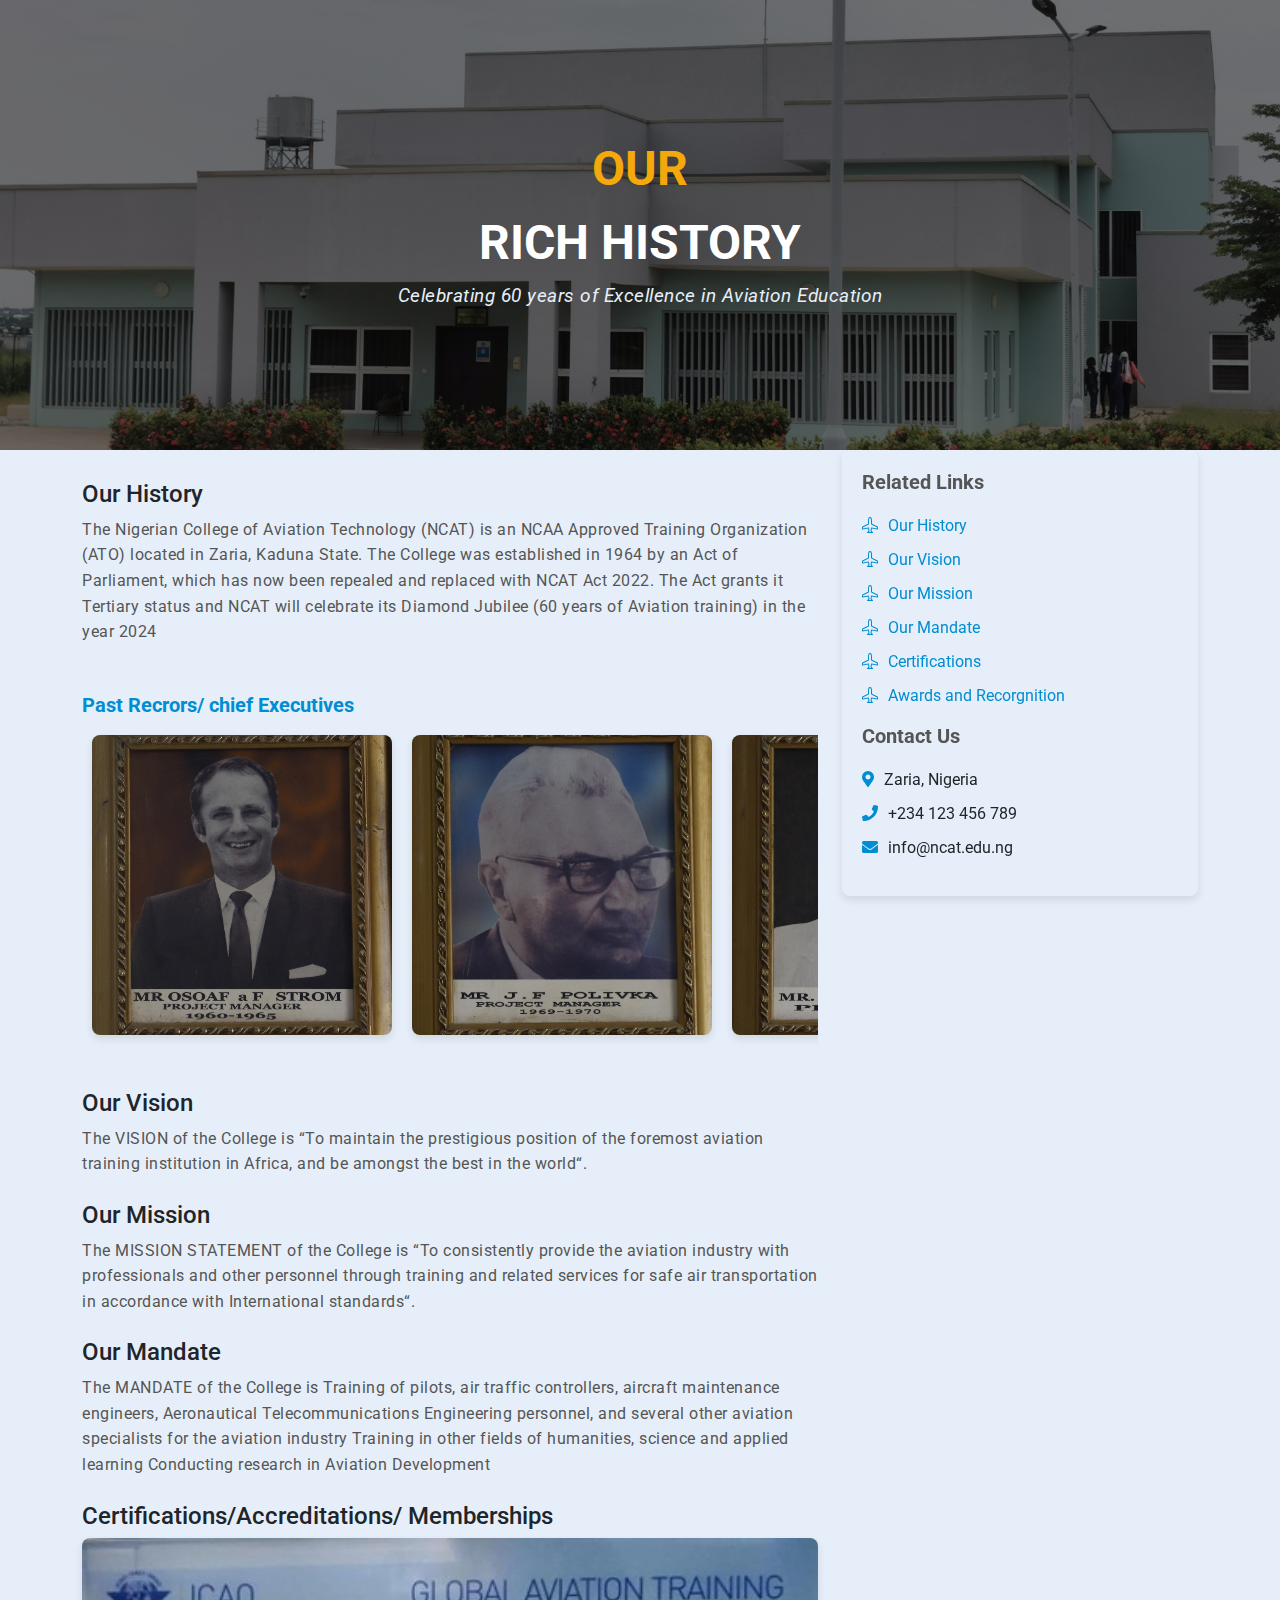
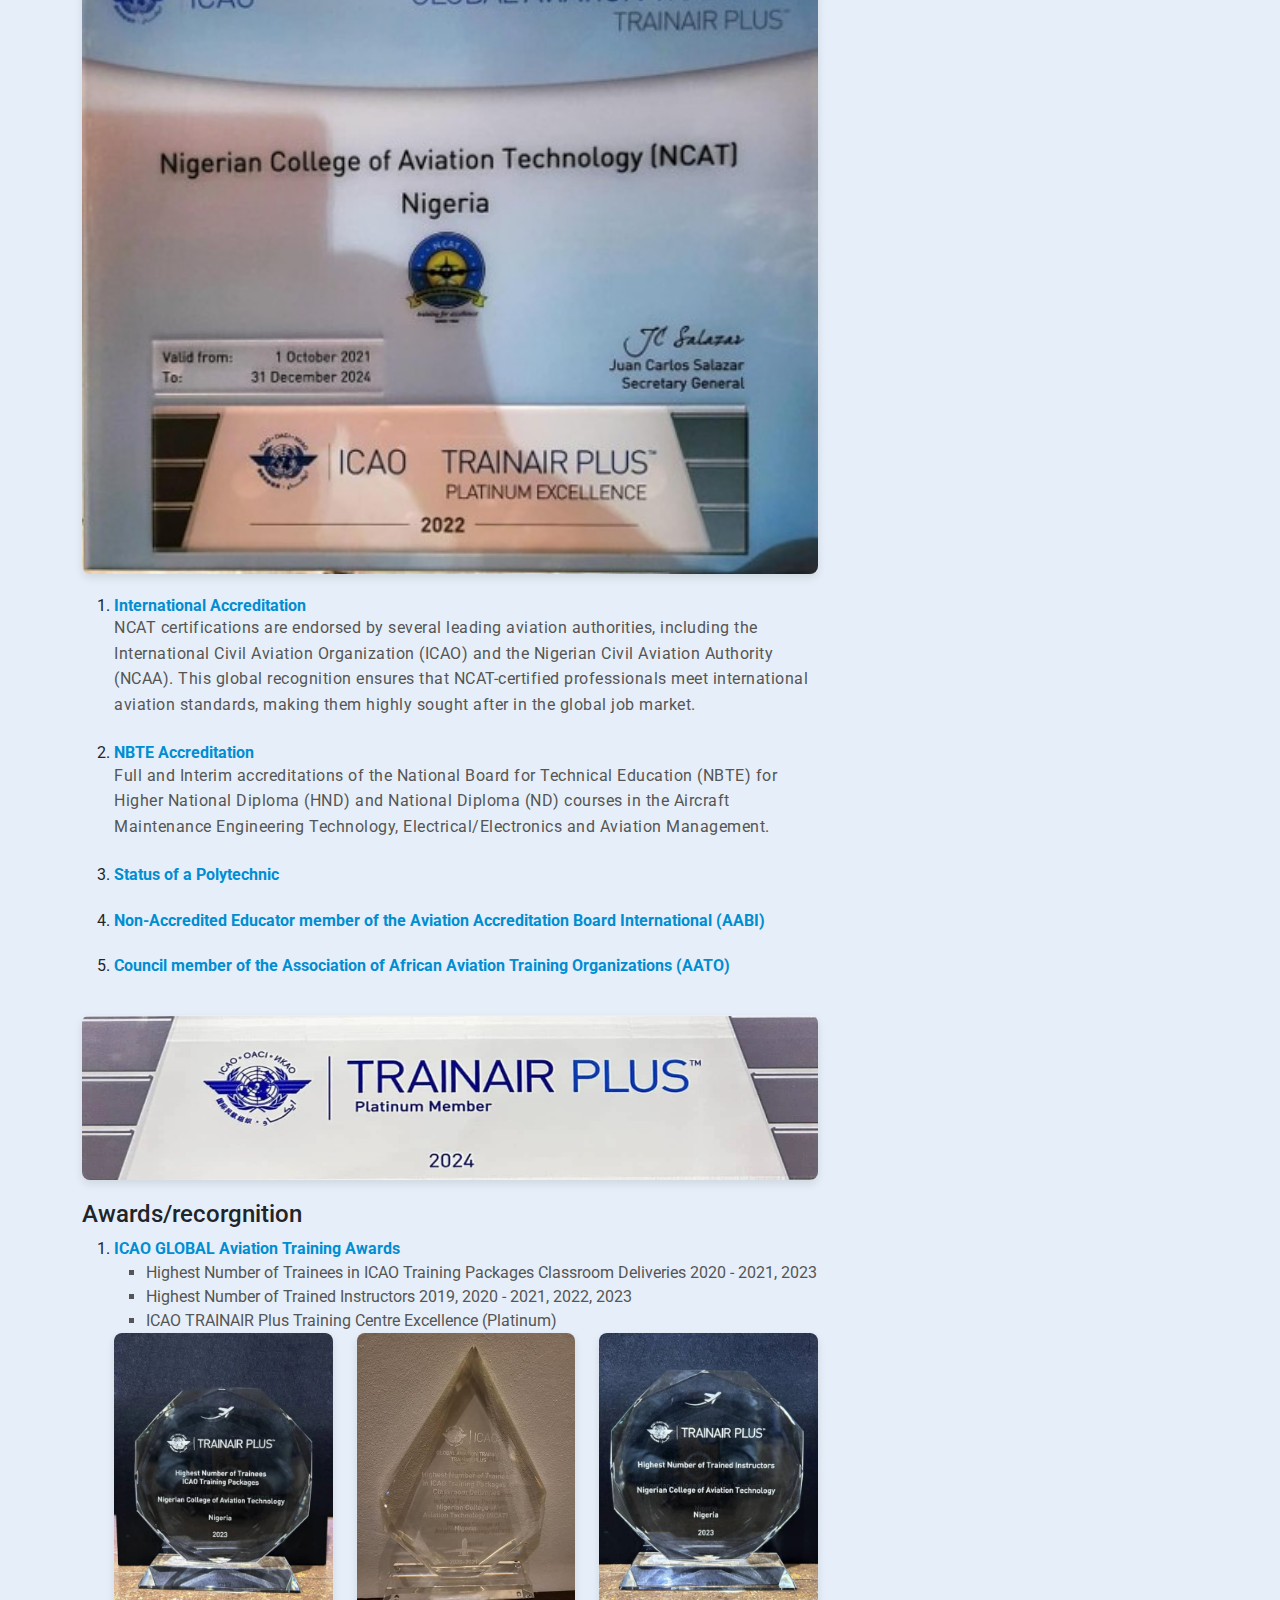
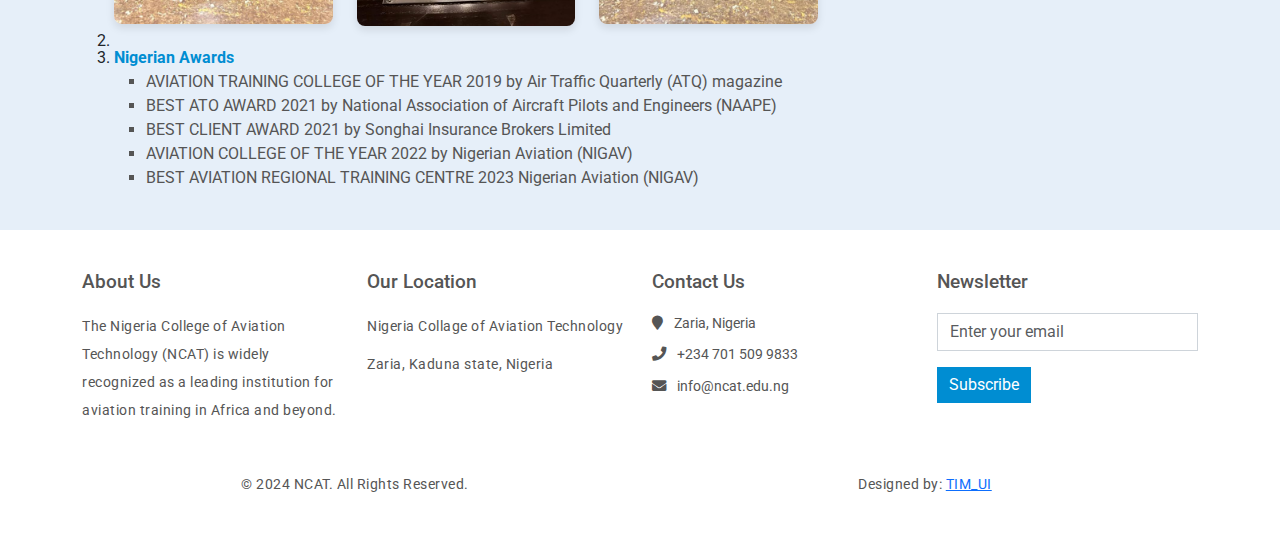
<file: History.html>
<!DOCTYPE html>
<html lang="en">
<head>
    <meta charset="UTF-8">
    <meta name="viewport" content="width=device-width, initial-scale=1.0">

    <link rel="stylesheet" href="src/responsive.css">
    <link rel="stylesheet" href="src/style.css">
    <link rel="stylesheet" href="src/bootstrap.css">

    <link rel="stylesheet" href="https://cdnjs.cloudflare.com/ajax/libs/font-awesome/5.15.3/css/all.min.css">
    <link rel="stylesheet" href="https://cdnjs.cloudflare.com/ajax/libs/animate.css/4.1.1/animate.min.css">
    

    <title>Our history</title>
    <link rel="shortcut icon" href="image/favicon.ico.png" type="image/x-icon">

</head>
<body>

    <!-- Navigation Bar -->
    <nav id="navbar" class="navbar navbar-expand-lg fixed-top _hidden">
        <div class="container nav">
                       
            <div class="logo">
                <img src="image/favicon.ico.png" alt="">
                <a class="navbar-brand" href="#" id="logo">Nigerian College of <br>Aviation Technology</a>
            </div>

            <button class="navbar-toggler" type="button" data-bs-toggle="collapse" data-bs-target="#navbarNav" aria-controls="navbarNav" aria-expanded="false" aria-label="Toggle navigation">
                <span class=""><i class="bi bi-list"></i></span>
            </button>
            

            <div class="collapse navbar-collapse" id="navbarNav">
                <ul class="navbar-nav ms-auto">
                    <li class="nav-item">
                        <a class="nav-link" href="index.html">Home</a>
                    </li>
                    <li class="nav-item">
                        <a class="nav-link active" href="History.html">History</a>
                    </li>
                    <li class="nav-item">
                        <a class="nav-link " href="Ates.html">ATE School</a>
                    </li>
                    <li class="nav-item">
                        <a class="nav-link" href="Ame.html">AME Schools</a>
                    </li>
                    <li class="nav-item">
                        <a class="nav-link" href="Ams.html">AMS School</a>
                    </li>
                    <li class="nav-item">
                        <a class="nav-link" href="flying.html">Flying School</a>
                    </li>
                </ul>
            </div>  
        </div>
    </nav>

    <!-- Hero Section -->
    <header class="hero-section">
        <h1 class="animate__animated animate__zoomIn"><blockquote>OUR</blockquote> RICH HISTORY</h1>
        <p class="text-dark animate__animated animate__zoomIn"> <em>Celebrating 60 years of Excellence in Aviation Education</em></p>
    </header>

    <div class="container content-page">

        <div class="row cover">
            <div class="col-12 col-lg-8 order-2 order-lg-1">
                <div class="content-header">
                    <!-- <h6 class="mt-4">The Begining</h6> -->
                    <!-- <p>ncat @ 60 </p> -->
                </div>
                <div class="content-body " id="history">
                   <div class="">
                        <!-- <img src="image/mgnt.png" alt="Image related to the content"> -->
                        <h4>Our History</h4>
                        <p>The Nigerian College of Aviation Technology (NCAT) is an NCAA Approved Training Organization (ATO) located in Zaria, Kaduna State. 
                            The College was established in 1964 by an Act of Parliament, which has now been repealed and replaced with NCAT Act 2022. The Act grants it Tertiary status and NCAT will celebrate its Diamond Jubilee (60 years of Aviation training) in the year 2024
                        </p>
                   </div>
                    <!-- <br> -->

                    <h5 class="mt-5"><strong>Past Recrors/ chief Executives</strong></h5>
                
                    <div class=" past-rectors-container gy-4 all-row">
                        <div class="past-rectors ">
                            <div class="past-img ">
                                <img src="rectors_img/rec-1.JPG"  alt="">
                                <div class="name">
                                <h6>1 Name (1964-1970)</h6>  
                                </div>
                            </div>
                        </div>
                        <div class="past-rectors">
                            <div class="past-img ">
                                <img src="rectors_img/rec-2.JPG"  alt="">
                                <div class="name">
                                <h6>Name (1964-1970)</h6>  
                                </div>
                            </div>
                        </div>
                        <div class="past-rectors ">
                            <div class="past-img ">
                                <img src="rectors_img/rec-3.JPG"  alt="">
                                <div class="name">
                                <h6>Name (1964-1970)</h6>  
                                </div>
                            </div>
                        </div>
                        <div class="past-rectors">
                            <div class="past-img ">
                                <img src="rectors_img/rec-4.JPG"  alt="">
                                <div class="name">
                                <h6>Name (1964-1970) </h6>  
                                </div>
                            </div>
                        </div>
                        <div class="past-rectors ">
                            <div class="past-img ">
                                <img src="rectors_img/rec-5.JPG"  alt="">
                                <div class="name">
                                <h6>Name (1964-1970)</h6>  
                                </div>
                            </div>
                        </div>
                        <div class="past-rectors">
                            <div class="past-img ">
                                <img src="rectors_img/rec-6.JPG"  alt="">
                                <div class="name">
                                <h6>Name (1964-1970) </h6>  
                                </div>
                            </div>
                        </div>
                        <div class="past-rectors ">
                            <div class="past-img ">
                                <img src="rectors_img/rec-7.JPG"  alt="">
                                <div class="name">
                                <h6>Name (1964-1970)</h6>  
                                </div>
                            </div>
                        </div>
                        <div class="past-rectors">
                            <div class="past-img ">
                                <img src="rectors_img/rec-8.JPG"  alt="">
                                <div class="name">
                                <h6>Name (1964-1970) </h6>  
                                </div>
                            </div>
                        </div>
                        <div class="past-rectors ">
                            <div class="past-img ">
                                <img src="rectors_img/rec-9.JPG"  alt="">
                                <div class="name">
                                <h6>Name (1964-1970)</h6>  
                                </div>
                            </div>
                        </div>
                        <div class="past-rectors">
                            <div class="past-img ">
                                <img src="rectors_img/rec-11.JPG"  alt="">
                                <div class="name">
                                <h6> last Name (1964-1970) </h6>  
                                </div>
                            </div>
                        </div>

                        <div class="past-rectors">
                            <div class="past-img ">
                                <img src="rectors_img/rec-13.JPG"  alt="">
                                <div class="name">
                                <h6> last Name (1964-1970) </h6>  
                                </div>
                            </div>
                        </div>
                    
                        <div class="past-rectors">
                            <div class="past-img ">
                                <img src="rectors_img/rec-15.JPG"  alt="">
                                <div class="name">
                                <h6> last Name (1964-1970) </h6>  
                                </div>
                            </div>
                        </div>
                        <div class="past-rectors">
                            <div class="past-img ">
                                <img src="rectors_img/rec-16.JPG"  alt="">
                                <div class="name">
                                <h6> last Name (1964-1970) </h6>  
                                </div>
                            </div>
                        </div>
                        <div class="past-rectors">
                            <div class="past-img ">
                                <img src="rectors_img/rec-17.JPG"  alt="">
                                <div class="name">
                                <h6> last Name (1964-1970) </h6>  
                                </div>
                            </div>
                        </div>              
                    </div>


                    <br>
                    <h4 id="vision">Our Vision</h4>
                    <!-- <img src="image/icaoplus.png" alt="Image related to the content"> -->
                    <p>The VISION of the College is “To maintain the prestigious position of the foremost aviation training institution in Africa, and be amongst the best in the world“.
                    </p>
                    <br>
                    <h4 id="mission">Our Mission</h4>
                    <!-- <img src="image/icaoplus.png" alt="Image related to the content"> -->
                    <p>The MISSION STATEMENT of the College is “To consistently provide the aviation industry with professionals and other personnel through training and related services for safe air transportation in accordance with International standards“.
                    </p>
                    <br>
                    <h4 id="mandate">Our Mandate</h4>
                    <!-- <img src="image/icaoplus.png" alt="Image related to the content"> -->
                    <p>The MANDATE of the College is 
                        Training of pilots, air traffic controllers, aircraft maintenance engineers, Aeronautical Telecommunications Engineering personnel, and several other aviation specialists for the aviation industry
                        Training in other fields of humanities, science and applied learning
                        Conducting research in Aviation Development
                    </p>
                    <br>
                    <h4 id="certification">Certifications/Accreditations/ Memberships </h4>
                    <img src="NCAT/ICAO TRAINAIR Plus.jpg" alt="Image related to the content">
                    
                    <ol>
                        <li><h6><strong>International Accreditation</strong></h6></li>
                        <p>
                            NCAT certifications are endorsed by several leading aviation authorities, including the International Civil Aviation Organization (ICAO) and the Nigerian Civil Aviation Authority (NCAA). This global recognition ensures that NCAT-certified professionals meet international aviation standards, making them highly sought after in the global job market.
                        </p>
                        <br>
                        <li>
                            <h6><strong>NBTE Accreditation</strong></h6>
                            <p>Full and Interim accreditations of the National Board for Technical Education (NBTE) for Higher National Diploma (HND) and National Diploma (ND) courses in the Aircraft Maintenance Engineering Technology, Electrical/Electronics and Aviation Management.</p>
                            
                        </li>
                        <br>
                        <li>
                            <h6><strong>Status of a Polytechnic 
                            </strong></h6>
                        </li>
                        <br>
                        <li>
                            <h6><strong>Non-Accredited Educator member of the Aviation Accreditation Board International (AABI)
                            </strong></h6> 
                        </li>
                        <br>
                        <li>
                            <h6><strong>Council member of the Association of African Aviation Training Organizations (AATO)
                            </strong></h6>
                        </li>
                    </ol>
                    <br>
                    <!-- <h4 id="Training">Comprehensive Training Programs</h4>
                    <img src="image/icaoplus.png" alt="Image related to the content">
                    <p>
                        NCAT offers a variety of training programs that cater to different sectors of the aviation industry, including:
                    </p>
                    <ul>
                        <li><b>Pilot Training:</b> From basic flight training to advanced courses, NCAT provides a complete pilot training curriculum.</li>

                        <li><b>Aeronautical Telecommunications Engineering:</b> Courses on the installation, maintenance, and operation of aeronautical communication systems.</li>

                        <li><b>Aircraft Maintenance Engineering:</b> In-depth courses on the maintenance and repair of aircraft to ensure their airworthiness.</li>

                        <li><b>Aviation Management:</b> Courses on the development and management of aviation projects, including project management, risk assessment, and safety.</li>

                        <li> <b>Flight Operations and Dispatch:</b> Training programs focused on the planning and coordination of flight operations.</li>

                        <li><b>Air Traffic Control:</b> Comprehensive training in managing air traffic to ensure the safe and efficient movement of aircraft.</li>
                    </ul>
                    <br> -->
                    <!-- <h4 id="Schools">SIX (6) TRAINING SCHOOLS
                    </h4> -->
                    <img src="image/icaoplus.png" alt="Image related to the content">
                    <!-- <ul>
                        <li><b>Flying School (FS)</b> </li>
                        <li><b>Aircraft Maintenance Engineering School (AMES)
                        </b> </li>
                        <li><b>Aeronautical Telecommunications Engineering School (ATES)
                        </b> </li>
                        <li><b>Air Traffic Services/Communications School (ATS/Com.)</b> </li>
                        <li><b>Aviation Management School (AMS)
                        </b> </li>
                        <li><b>Airport Emergency Training School (AETS) - Undergoing certification
                        </b> </li>

                    </ul>
                    <h4>Expert Instructors and Modern Facilities</h4>
                    <img src="NCAT/AUTOMATED FIRE_SMOKE AIRCRAFT TRAINING SIMULATOR.jpg" alt="">
                    <hp><strong>AUTOMATED FIRE_SMOKE AIRCRAFT TRAINING SIMULATOR</strong></hp>
                    <p>
                        NCAT's training programs are delivered by experienced instructors who are experts in their fields. The college’s state-of-the-art facilities, including advanced flight simulators, modern aircraft, and fully equipped maintenance workshops, provide students with hands-on experience using the latest technology.
                    </p>
                    <br>
                    <h4>Rigorous Assessment Standards</h4>
                    <p>
                        The certification process at NCAT includes rigorous assessments to ensure that students have mastered the required skills and knowledge. These assessments are designed to test both theoretical understanding and practical competence. Only those who meet the high standards set by the college are awarded certification.
                    </p>
                    <br>
                    <h4>Rigorous Assessment Standards</h4>
                    <p>
                        The certification process at NCAT includes rigorous assessments to ensure that students have mastered the required skills and knowledge. These assessments are designed to test both theoretical understanding and practical competence. Only those who meet the high standards set by the college are awarded certification.
                    </p>
                    <br> -->
                    <h4 id="Awards">Awards/recorgnition</h4>
                    <ol>
                        <li><strong>ICAO GLOBAL Aviation Training Awards</strong>
                            <ul>
                                <li>Highest Number of Trainees in ICAO Training Packages Classroom Deliveries 2020 - 2021, 2023
                                </li>
                                <li>Highest Number of Trained Instructors 2019, 2020 - 2021, 2022, 2023
                                </li>
                                <li>ICAO TRAINAIR Plus Training Centre Excellence (Platinum) 
                                </li>
                            </ul>
                        </li>
                        <li>
                            <div class="row">
                                <div class="col-sm-6 col-lg-4">
                                    <div>
                                        <img src="image/recog-2.png" alt="">
                                    </div>
                                </div>
                                <div class="col-sm-6 col-lg-4">
                                    <div>
                                        <img src="NCAT/Training Centre Excellence (Platinum).jpg" alt="">
                                    </div>
                                </div>
                                <div class="col-sm-6 col-lg-4">
                                    <div>
                                        <img src="image/recog-side.png" alt="">
                                    </div>
                                </div>
                            </div>
                        </li>
                        <li><strong>Nigerian Awards</strong>
                            <ul>
                                <li>AVIATION TRAINING COLLEGE OF THE YEAR 2019 by Air Traffic Quarterly (ATQ) magazine
                                </li>
                                <li>BEST ATO AWARD 2021 by National Association of Aircraft Pilots and Engineers (NAAPE)
                                </li>
                                <li>BEST CLIENT AWARD 2021 by Songhai Insurance Brokers Limited 
                                </li>
                                <li>AVIATION COLLEGE OF THE YEAR 2022 by Nigerian Aviation (NIGAV) 
                                </li>
                                <li>BEST AVIATION REGIONAL TRAINING CENTRE 2023 Nigerian Aviation (NIGAV) 
                                </li>
                            </ul>
                        </li>
                    </ol>
                </div>
            </div>
            <div class="col-12 col-lg-4 order-1 order-lg-2">
                <div class="fixed-sidebar">
                    <h5>Related Links</h5>
                    <ul>
                        <li><a href="#history"><i class="bi bi-airplane"></i>Our History</a></li>
                        <li><a href="#vision"><i class="bi bi-airplane"></i>Our Vision</a></li>
                        <li><a href="#mission"><i class="bi bi-airplane"></i>Our Mission</a></li>
                        <li><a href="#mandate"><i class="bi bi-airplane"></i>Our Mandate</a></li>
                        <li><a href="#certification"><i class="bi bi-airplane"></i>Certifications</a></li>
                        <!-- <li><a href="#Training"><i class="bi bi-airplane"></i>Training programs</a></li> -->
                        <!-- <li><a href="#Schools"><i class="bi bi-airplane"></i>Schools</a></li> -->
                        <li><a href="#Awards"><i class="bi bi-airplane"></i></i>Awards and Recorgnition</a></li>
                    </ul>
                    <h5>Contact Us</h5>
                    <ul>
                        <li><i class="fa fa-map-marker-alt"></i>Zaria, Nigeria</li>
                        <li><i class="fa fa-phone"></i>+234 123 456 789</li>
                        <li><i class="fa fa-envelope"></i>info@ncat.edu.ng</li>
                    </ul>
                </div>
            </div>
        </div>
    </div>
    <br>
    <!-- Footer -->
    <footer class="footer-section">
        <div class="container">
            <div class="row">
                <!-- About Section -->
                <div class="col-md-3 col-sm-6">
                    <h5>About Us</h5>
                    <p>The Nigeria College of Aviation Technology (NCAT) is widely recognized as a leading institution for aviation training in Africa and beyond.</p>
                </div>
                <!-- Quick Links Section -->
                <div class="col-md-3 col-sm-6">
                    <h5>Our Location</h5>
                    <ul class="list-unstyled">
                        <li><p>Nigeria Collage of Aviation Technology</p></li>
                        <li><p>Zaria, Kaduna state,
                            Nigeria</p></li>
                        <!-- <li><a href="#">Admissions</a></li>
                        <li><a href="#">Contact Us</a></li> -->
                    </ul>
                </div>
                <!-- Contact Section -->
                <div class="col-md-3 col-sm-6">
                    <h5>Contact Us</h5>
                    <ul class="list-unstyled">
                        <li><i class="fa fa-map-marker"></i> Zaria, Nigeria</li>
                        <li><i class="fa fa-phone"></i> +234 701 509 9833</li>
                        <li><i class="fa fa-envelope"></i> info@ncat.edu.ng</li>
                    </ul>
                </div>
                <!-- Newsletter Section -->
                <div class="col-md-3 col-sm-6">
                    <h5>Newsletter</h5>
                    <form>
                        <div class="mb-3">
                            <input type="email" class="form-control" placeholder="Enter your email">
                        </div>
                        <button type="submit" class="btn btn-primary">Subscribe</button>
                    </form>
                    <div class="social-icons mt-3">
                        <a title="socials" class="social-icon"><i class="fa fa-facebook"></i></a>
                        <a title="socials" class="social-icon"><i class="fa fa-twitter"></i></a>
                        <a title="socials" class="social-icon"><i class="fa fa-instagram"></i></a>
                        <a title="socials" class="social-icon"><i class="fa fa-linkedin"></i></a>
                    </div>
                </div>
            </div>
            <div class="row mt-4">
                <div class="col text-center">
                    <p>&copy; 2024 NCAT. All Rights Reserved.</p>
                </div>
                <div class="col text-center">
                    <p>Designed by: <a href="">TIM_UI</a></p>
                </div>
            </div>
        </div>
    </footer>

    <script>
        document.addEventListener('DOMContentLoaded', function() {
            const navbar = document.getElementById('navbar');
            const mobileMenu = document.getElementById('mobile-menu');
            const navLinks = document.getElementById('navbarNav');
            const logo = document.getElementById('logo');
            let lastScrollTop = 0;
        
            window.addEventListener('scroll', function() {
            let scrollTop = window.scrollY || document.documentElement.scrollTop;
            if (scrollTop > lastScrollTop && scrollTop > 200) {
                navbar.classList.add('visible');
            } else {
                navbar.classList.remove('visible');
            }
            lastScrollTop = scrollTop <= 0 ? 0 : scrollTop; // For mobile or negative scrolling
            });
        
            mobileMenu.addEventListener('click', function() {
            navLinks.classList.toggle('show');
            mobileMenu.querySelector('.navbar-toggler-icon').classList.toggle('active');
            logo.classList.toggle('hidden');
            });
        });
    </script>

    <script src="js/mainscript.js"></script>
    <script src="js/bootstrap.js"></script>
</body>
</html>
</file>
<file: src/responsive.css>
@media (max-width: 991px) {
    /* section{
        margin-top: 5rem;
        margin-bottom: 5rem;
    } */
    .right_header img{
        display: none;
    }
    .hero_section{
        text-align: center;
    }
    .line{
        display: none;
    }
    .hero-intro p{
        width:75%;
        /* display: none; */
    }
    .hero-intro{
        display: flex;
        align-items: center;
        justify-content: center;
    }
    .top-space{
        margin-top: 1rem;
    }
    .welcome-card h4{
        margin-top: 16px;
        font-size: larger;
    }
    .welcome-card br{
        display: none;
    }
    .welcome-card span{
        display: none;
    }
    .welcome-card .author{
        display: none !important;
    }
    .welcome-card .btn{
        display: none;
        padding: 8px !important;
    }
    .welcome-card{
        padding: 8px 8px 14px 8px !important;
        border-radius: 16px !important;
    }
    .welcome-card p{
        font-size: 14px;
    }
    .welcome-card img{
        height: 150px !important;
        border-radius: 8px !important;
    }

    .welcome-card-sm{
        padding: 8px 8px 14px 8px !important;
        gap: 21px;
        border-radius: 16px !important;
    }
    .welcome-card-sm img{
        border-radius: 8px !important;
        height: 150px !important;
    }
    .welcome-card-sm .btn{
        width: 100%;
    }
    .welcome-card-sm p{
        font-size: 14px;
    }
    .welcome-card-sm h5{
        font-size: larger;
    }
    /* .history-img{
        display:none;
    } */

    .svg-long{
        max-width: 75%;
    }
    .not_invisible{
        display: none !important;
    }
    .not_visible{
        display: block !important;
    }
}


@media (max-width: 769px) {
    .carousel{
        width: 100% !important;
        border-radius: 0px;
    }
    .carousel-inner img{
        height: 200px ;
        border-radius: 0px;
    }
    .carousel-inner p{
        font-size: 14px;
    }
    .svg-long{
        width: 80%;
    }
    ._hero img{
        width: 300px !important;
    }
    ._hero {
        padding-bottom:2rem !important;
    }
    .hero_section h1{
        font-size: 22px ;
    }
    .ncat_inter{
        flex-direction: column;
    }
    .svg-line{
        display: none ;
    }
    .ncat_inter_img{
        margin-top: 16px;
    }
    .component-img img{
        border-radius: 16px !important;
    }
    section{
        margin-top: 3.5rem !important;
        margin-bottom: 8px !important;
    }
    .header{
        margin-bottom: 28px !important;
    }
    .welcome-card-sm p{
        line-height: 20px !important;
    }
    
    .welcome-card p{
        line-height: 20px !important;
    }
    .welcome-card-sm h5{
        margin-bottom: 18px !important;
    }
    .welcome-card h4{
        margin-bottom: 18px !important;
    } 

}
@media (max-width: 768px) {
    .dnt-display{
        display: block !important;
    }
    ._visible{
        display: block !important;
    }
    ._invisible{
        display: none !important;
    }
}

@media (max-width: 600px) {
    .hero_section h1{
        font-size: 18px ;
    }
    ._hero {
        padding-top: 2rem !important;
        padding-bottom:1rem !important;
    }
    .component-img img{
        border-radius: 8px !important;
    }
    .testimonial-card .card-text {
        padding-left: 4px !important;
        padding-right: 4px !important;
        font-size: smaller !important;
        line-height: 20px !important;
    } 
    .testimonial-card .card-body {
        padding: 0px !important;
    }
}
@media (max-width: 575px) {
    ._hero img{
        width: 200px !important;
    }
    .hero_section{
        background: linear-gradient(180deg, #008DD2 0%, rgba(255, 255, 255, 0.00) 20%) !important;
    }
    .title{
        width: 80%;
        margin: auto;
    }
    .hero_section h1{
        font-size: 22px ;
        
    }
    .hero_section p{
        font-size: 14px ;
        width: 90%;
    }

    .icao{
        width: auto !important;
        height: 70px !important;
        border: 4px !important;
    }
    
    .ncaa{
        width: auto !important;
        height: 70px !important;
        border: 4px !important;
    }
    .component-img .side_img{
        display: none;
    }
    .component-img img{
        width: 250px;
        height: auto;
        margin-top: 1.7rem !important;
    }
    .ncat_inter_img {
        margin-top: 10px;
    }

}
@media (max-width: 575px) {
    section{
        margin-top: 10rem ;
        margin-bottom: 10rem;
        padding-left: 2rem;
        padding-right: 2rem;
    }

    .col-xsm{
        width: 250px !important;
    }
    /* .justify-content-center{
        display: flex !important;
        justify-content: center !important;
    } */
}
@media (max-width: 563px) {
    section{
        margin-top: 10rem ;
        margin-bottom: 10rem;
        padding-left: 14px !important;
        padding-right: 14px !important;
    }

    .col-xsm{
        width: 400px !important;
    }

    .school div .row{
        /* display: flex !important;
        flex-direction: row !important; */
        flex-wrap: nowrap !important;
    }
}
@media (max-width: 425px) {
    .heritage-content, .legacy_content, .history-content{
        gap: 8px !important;
    }
    .header{
        padding: 0px !important;
    }
}
@media (max-width: 375px) {
    .hero_section h1{
        font-size: 20px ;  
    }
}
</file>
<file: src/style.css>
@import url("https://cdn.jsdelivr.net/npm/bootstrap-icons@1.11.3/font/bootstrap-icons.min.css");

@import url('https://fonts.googleapis.com/css2?family=Roboto:ital,wght@0,100;0,300;0,400;0,500;0,700;0,900;1,100;1,300;1,400;1,500;1,700;1,900&display=swap');



*{
    /* padding: 0; */
    margin: 0;
    list-style: none;
    text-decoration: none;
    box-sizing: border-box;
}

.expanded {
    max-width: 1320px;
    }

    @media (min-width: 768px) {
    .expanded {
        width: 100%;
        overflow: hidden;
        max-width: 100%;
        padding: 0px 7%;
    }
}
blockquote{
    color: var(--color-yellow);
}
section{
    margin-top: 5rem ;
    margin-bottom:5rem;
    padding-left: 2rem;
    padding-right: 2rem;
}

html{
    scroll-behavior: smooth;
}
section{
    scroll-margin-top: 0px;
    scroll-behavior: smooth;
    transition-delay: 50ms;
}
.hidden{
    filter: blur(5px);
    transform: translateY(100%);
    opacity: 0;
    transition: all 1s ease;
}
.show{
    filter: blur(0);
    transform: translateY(0);
    opacity: 1;
}
a{
    text-decoration: none;
}
img{
    display: block;
    width: 100%;
    object-fit: cover;
    height: auto;
    box-sizing: border-box;
}
:root{
    --color-background:#E6EFF9;
    --color-blue:#008DD2;
    --color-white:#fff;
    --color-black:#212121;
    --color-text:#555;
    --color-yellow:#F5A80A;
    --color-outline:#5F63688C;
}

section .btn-general, .features-section .btn-general{
    display: flex;
    padding: 8px 17px;
    justify-content: center;
    align-items: center;
    gap: 13px;
    border-radius: 55px;
    border: 1px solid var(--color-blue);
    background: var(--color-background);
}
section .btn-general:hover{
    border: 1px solid var(--color-yellow);
    background: var(--color-blue);
    color: var(--color-background);
}
.features-section .btn-general:hover{
    border: 1px solid var(--color-yellow);
    background: var(--color-blue);
    color: var(--color-background);
}

section .btn-general img{
    width: 49px;
    height: 25px;
}

body{
    background-color: var(--color-background ) !important;
    font-family: 'Roboto' !important;
}

p{
    color: var(--color-text) ;
    font-style: normal;
    font-size: 16px;
    font-weight: 400 ;
    line-height: 28px;
    letter-spacing: 0.5px;
    margin: 0% !important;
}
h6{
    color: var(--color-black) !important;
    margin: 0px !important;
}
._visible{
    display: none ;
}
.not_visible{
    display: none;
}
@media  (max-width: 563px) {
    .welcome .all-row, .schools .all-row{
        flex-wrap: nowrap!important;
        overflow-x: scroll;
        justify-content: flex-start !important;
    }
}
/* ======nav bar====== */

.navbar{
    background-color: var(--color-background);
    color: var(--color-black);
    box-shadow: 1px 1px 1px rgba(0, 0, 0, 0.1);
}
.logo img{
    width: 50px;
    height: auto;
}
.logo {
   display: flex;
   gap: 10px;
   font-size: 14px !important;
}
.logo a{
   font-size: 14px !important;
}
@media  (max-width: 425px) {
    .logo a{
        display: none;
    }
}

#navbar._hidden {
    opacity: 0;
    transform: translateY(-100%);
    transition: opacity 0.3s, transform 0.3s;
}
  
#navbar.visible {
    opacity: 1;
    transform: translateY(0);
    transition: height 0.5s ease !important;
}
nav ul{
    display: flex;
    flex-direction: column;
    align-items: center;
    justify-content: center;
    gap: 16px;
}
  
.navbar-toggler-icon.active {
    background-image: url('data:image/svg+xml;charset=UTF8,%3Csvg xmlns="http://www.w3.org/2000/svg" width="30" height="30" viewBox="0 0 30 30"%3E%3Cpath stroke="rgba%280, 0, 0, 1%29" stroke-linecap="round" stroke-miterlimit="10" stroke-width="2" d="M5 5L25 25M5 25L25 5"%3E%3C/path%3E%3C/svg%3E');
}

.navbar button span{
    color: var(--color-black) !important;
    font-size: x-large;
}
  
.navbar a{
    color: var(--color-black) !important;
}
.navbar ul a:hover{
    color: var(--color-blue) !important;
    border-bottom: 2px solid var(--color-blue) !important;
}
.navbar .active{
    color: var(--color-blue) !important;
}
  
/* =================new========================== */

._hero img{
    width: 400px;
}

._hero{
    padding-top: 4rem;
    padding-bottom: 4rem;
    margin: auto;
    text-align: center;
}
.icao{
    width: 133px;
    height: 52px;
    flex-shrink: 0;
    border-radius: 2px;
    margin-left: 16px;
}
.svg-line{
    margin-left: 16px;
}
.ncaa{
    width: 52px;
    height: 52px;
    flex-shrink: 0;
    border-radius: 2px;
    margin-left: 16px;
}
.component-img img{
    border-radius: 32px;
    margin-top: 2.5rem;
}
.svg_long{
    width: 953px;
 }

/* ============hero section--------------- */
.common{
    display: flex;
    align-items: center;
    justify-content: center;
}
.line{
    width: 266px;
    height: 5px;
    background-color: var(--color-yellow);
    margin-bottom: 3rem;
}

.hero_section{
    /* height: 100vh; */
    background: linear-gradient(180deg, #008DD2 0%, rgba(255, 255, 255, 0.00) 50%);
    background-position: center center;
    background-repeat: no-repeat;
    background-size: cover;
    background-blend-mode: color;
}

.intro h4{
    color: var(--color-yellow);
    font-family: "Segoe UI";
    font-size: 48px;
    font-weight: 600;
    line-height: 51px;
    letter-spacing: 20px;
    text-transform: capitalize;
}
.intro h5{
    color: var(--color-black);
    font-family: "Viner Hand ITC";
    font-size: 40px;
    font-style: normal;
    font-weight: 400;
    line-height: normal;
    /* letter-spacing: 0.25px; */
    text-transform: capitalize;
}
.hero-intro h1{
    color: var(--color-blue);
    font-family: "Segoe UI";
    font-size: 48px;
    font-style: normal;
    font-weight: 700;
    line-height: 51px;
    letter-spacing: 0.25px;
    text-transform: capitalize;
}

.hero-intro{
    display: flex;
    flex-direction: column;
    gap: 21px;
}
.hero-intro p{
    color: var(--color-black) ;
    font-size: 16px;
    font-style: normal;
    font-weight: 400;
    line-height: 25px; 
    letter-spacing: 0.25px;

}
.hero-intro a{
    display: flex;
    width: 300px;
    padding: 14px 10px;
    justify-content: center;
    align-items: center;
    gap: 39px;
    border-radius: 66px;
    background: var(--color-yellow);
}
.hero-intro a:hover{
    border: 1px solid var(--color-blue);
}
.hero-intro img{
    width: 49px;
    height: 25px;
    flex-shrink: 0;
}

.right_header img{
    width: 500px;
    height: auto;
}
.right_header{
    animation: plane 1s linear infinite;
}

@keyframes plane{
    0%{
        transform: translateY(-1%);
    }
    50%{
        transform: translateY(1%);
    }
    100%{
        transform: translateY(-1%);
    }
}

/* =======welcome section======= */

.dnt-display{
    display: none;
}
.welcome{ 
    /* height: 100vh; */
    place-content: center;
}
.header{
    margin-bottom: 48px;
    text-align: center;
    padding-left: 2rem;
    padding-right: 2rem;
}
.welcome-card{
    height: 100%;
    display: flex;
    padding: 24px;
    align-items: center;
    gap: 27px;
    border-radius: 32px;
    border: 0.2px solid rgba(0, 0, 0, 0.1);
    box-shadow: 0px 0px 4px 0px rgba(0, 0, 0, 0.25);
}
.welcome-card img{
    /* width: 285px; */
    height: 320px;
    border-radius: 16px;
}
.welcome-card .card-content .btn{
    padding: 8px 20px 8px 20px;
    gap: 10px;
    margin-top: 1.5rem;
    margin-bottom: 1.5rem;
    border-radius: 55px;
    background: var(--color-background);
    box-shadow: 0px 0px 4px 0px rgba(0, 0, 0, 0.25);
}
.welcome-card .card-content .btn:hover{
    border: 1px solid var(--color-blue);
}

.welcome-card .author{
    display: flex;
    align-items: center;
    gap: 19px;
}
.welcome-card .author img{
    width: 42px;
    height: 42px;
    flex-shrink: 0;
    border-radius: 555px;
}
.welcome-card-sm{
    height: 100%;
    padding: 24px;
    gap: 21px;
    border-radius: 32px;
    border: 0.2px solid rgba(0, 0, 0, 0.1);
    box-shadow: 0px 0px 4px 0px rgba(0, 0, 0, 0.25);
}
.welcome-card-sm img{
    border-radius: 16px;
    margin-bottom: 16px;
    height: 157px;
}

.welcome-card-sm .btn{
    font-size: 12px;
    padding: 10px 20px 10px 20px;
    border-radius: 55px;
    background: var(--color-background);
    box-shadow: 0px 0px 4px 0px rgba(0, 0, 0, 0.25);
    margin-top: 1rem;
}
.welcome-card-sm .btn:hover{
    border: 1px solid var(--color-blue);
}

/* =========================history=========== */

.history{
    /* height: 100vh; */
    place-content: center;
}
.history img{
    place-content: center;
    border-radius: 8px;
}
.history-content{
    display: flex;
    flex-direction: column;
    align-items: flex-start;
    gap: 18px;
    flex: 1 0 0;
}
strong{
    color: var(--color-blue);
}

/* =============legacy========== */
.legacy{
    place-content: center;
    display: flex;
    align-items: center;
}
.legacy-content{
    display: flex;
    flex-direction: column;
    align-items: flex-start;
    gap: 18px;
}

.legacy-img{
    display: flex;
    flex-direction: column;
}
.legacy-img img{
    border-radius: 8px 8px 0px 0px;
}

.legacy-img .minister{
    display: flex;
    padding: 17.005px;
    justify-content: center;
    align-items: center;
    gap: 10.628px;
    background-color: var(--color-white);
    border-radius: 0px 0px 8px 8px;
}


/* -================heritage========== */

/* .heritage{
    height: 100vh;
    place-content: center;
    align-items: center;
} */

.heritage-content{
    display: flex;
    flex-direction: column;
    align-items: flex-start;
    gap: 18px;
}
.heritage img{
    border-radius: 8px;
}

/* ================facilities=============== */

.facilities-contents{
    align-items: center;
    align-content: center;
    gap: 22px;
    flex: 1 0 0;
    background-color: var(--color-white);
    padding: 16px;
    border-radius: 16px;
}
.facilities-img{
    display: flex;
    justify-content: space-between;
    align-items: center;
    /* gap: 22px; */
}
.facilities img{
    border-radius: 8px;
}

/* ===========Alumni========= */
.alumni-cintent img{
    border-radius: 16px;
}


._hidden {
    display: none;
}
.image-container {
    display: flex;
    flex-wrap: wrap;
}
.image-container div {
    flex: 1 1 30%;
    margin: 10px;
}
.pagination-controls {
    margin-top: 20px;
    display: flex;
    align-items: center;
    justify-content: center;
}
.pagination-info {
    margin: 0 20px;
}
/* ===========carousel========= */

.carousel-inner{
    background-color: var(--color-white);
    padding: 16px;
    border-radius: 16px;
}
.carousel-sm{
    width: 65%;
    border-radius: 16px;
}

.carousel-inner img{
    border-radius: 20px;
}

/* ========partnership========= */
.partnership img{
    border-radius: 8px;
}
/* ----------------------- */


.scroll-container {
    overflow: hidden;
    position: relative;
}

.scroll-content {
    display: flex;
    animation: scroll 20s linear infinite;
}

.item {
    position: relative;
    min-width: 200px;
    height: 200px;
    margin: 10px;
    background-color: var(--color-background);
    display: flex;
    justify-content: center;
    align-items: center;
    font-size: 2rem;
    color: var(--color-white);
    border-radius: 10px;
    overflow: hidden;
}

.item img {
    width: 100%;
    height: 100%;
    object-fit: cover;
    border-radius: 10px;
}

.titles {
    position: absolute;
    bottom: 0;
    left: 0;
    background-color: rgba(0, 0, 0, 0.6);
    color: var(--color-white);
    width: 100%;
    text-align: left;
    padding: 10px;
    font-size: 1rem;
    border-radius: 0 0 10px 10px;
}

@keyframes scroll {
    0% {
        transform: translateX(0);
    }
    100% {
        transform: translateX(-50%);
    }
}


/* ================new testimonial===================== */

.testimonials-section {
    padding: 2rem 0;
}

.testimonial-card {
    border: none;
    border-radius: 8px;
    overflow: hidden;
    max-width: 800px;
    text-align: center;
    gap: 16px;
}

.testimonial-card .card-img-top {
    width: 100px;
    height: 100px;
    object-fit: cover;
    border-radius: 2000px ;
}

.testimonial-card .card-body {
    padding: 1.5rem;
}

.testimonial-card .card-title {
    font-size: 1.25rem;
    margin-bottom: 0.5rem;
}

.testimonial-card .card-subtitle {
    font-size: 1rem;
    color: var(--color-yellow);
}

.testimonial-card .card-text {
    /* font-size: 0.875rem; */
    color: var(--color-text);
    padding-left: 1rem;
    padding-right: 1rem;
    font-style: italic;
    font-size: 1.2rem;
} 
.card{
    border: 0px !important;
}

/* =========footer============ */

.footer-section {
    background: var(--color-white);
    padding: 40px 0;
    color: var(--color-text);
}

.footer-section h5 {
    font-size: 1.2rem;
    margin-bottom: 20px;
}

.footer-section p,
.footer-section ul,
.footer-section form {
    font-size: 0.9rem;
}

.footer-section ul {
    list-style: none;
    padding: 0;
}

.footer-section ul li {
    margin-bottom: 10px;
}

.footer-section ul li i {
    margin-right: 8px;
}

.footer-section ul li a {
    text-decoration: none;
    color: var(--color-text);
}

.footer-section ul li a:hover {
    color: var(--color-blue);
}

.footer-section .social-icons {
    margin-top: 10px;
}

.footer-section .social-icons .social-icon {
    display: inline-block;
    margin-right: 10px;
    color: var(--color-text);
    font-size: 1.2rem;
    transition: color 0.3s;
}

.footer-section .social-icons .social-icon:hover {
    color: var(--color-blue);
}

.footer-section .form-control {
    border: 1px solid #ced4da;
    border-radius: 0;
}

.footer-section .btn-primary {
    background-color: var(--color-blue);
    border: none;
    border-radius: 0;
}

.footer-section .btn-primary:hover {
    background-color: var(--color-blue);
}

.footer-section .container .row + .row {
    margin-top: 20px;
}

@media (max-width: 767.98px) {
    .footer-section {
        text-align: center;
    }

    .footer-section .container .row > div {
        margin-bottom: 20px;
    }
}

/* ============content details========== */


.hero-section {
    background: url('../NCAT/magnus.jpg') no-repeat center center/cover;
    background-blend-mode: overlay;
    background-color: rgba(0, 0, 0, 0.5);
    height: 50vh;
    color: var(--color-white);
    text-align: center;
    display: flex;
    flex-direction: column;
    justify-content: center;
    align-items: center;
    padding: 0 20px;
}

.hero-section h1 {
    font-size: 3rem;
    margin-bottom: 10px;
    font-weight: bold;
}

.hero-section p {
    font-size: 1.2rem;
    margin-bottom: 20px;
    color: var(--color-background) !important;
}

/* .content-page {
    padding: 40px 0;
} */

.content-header {
    margin-bottom: 30px;
}
.content-body ol li{
    list-style: block !important;
}
.content-body ul li{
    list-style: square !important;
    color: var(--color-text);
}

.content-header h1 {
    font-size: 2.5rem;
    margin-bottom: 10px;
    font-weight: bold;
    color: var(--color-text);
}

.content-header p {
    font-size: 1.2rem;
    color: var(--color-text);
}

.content-body img {
    max-width: 100%;
    height: auto;
    margin-bottom: 20px;
    border-radius: 8px;
    box-shadow: 0 4px 8px rgba(0, 0, 0, 0.1);
}

.content-body p {
    font-size: 1rem;
    margin-bottom: 20px;
    line-height: 1.6;
    color: var(--color-text);
}

.fixed-sidebar {
    position: sticky;
    top: 20px;
    background: var(--color-background);
    padding: 20px;
    border-radius: 8px;
    box-shadow: 0 4px 8px rgba(0, 0, 0, 0.1);
}

.fixed-sidebar h5 {
    margin-bottom: 20px;
    font-weight: bold;
    color: var(--color-text);
}

.fixed-sidebar ul {
    list-style: none;
    padding: 0;
}

.fixed-sidebar ul li {
    margin-bottom: 10px;
}

.fixed-sidebar ul li a {
    text-decoration: none;
    color: var(--color-blue);
    transition: color 0.3s;
}

.fixed-sidebar ul li a:hover {
    text-decoration: underline;
    color: var(--color-blue);
}

.fixed-sidebar ul li i {
    margin-right: 10px;
    color: var(--color-blue);
}

.hamburger-menu {
    display: none;
    cursor: pointer;
    font-size: 2rem;
    color: var(--color-background);
}

.mobile-sidebar {
    display: none;
    background: var(--color-background);
    position: fixed;
    top: 0;
    left: 0;
    width: 100%;
    height: 100%;
    z-index: 1000;
    overflow-y: auto;
    padding: 20px;
    box-shadow: 0 4px 8px rgba(0, 0, 0, 0.1);
}

.mobile-sidebar.active {
    display: block;
}

.mobile-sidebar h5 {
    margin-bottom: 20px;
    font-weight: bold;
    color: var(--color-text);
}

.mobile-sidebar ul {
    list-style: none;
    padding: 0;
}

.mobile-sidebar ul li {
    margin-bottom: 10px;
}

.mobile-sidebar ul li a {
    text-decoration: none;
    color: var(--color-text);
    transition: color 0.3s;
}

.mobile-sidebar ul li a:hover {
    text-decoration: underline;
    color: var(--color-blue);
}

.mobile-sidebar ul li i {
    margin-right: 10px;
    color: var(--color-blue);
}

@media (max-width: 991.98px) {
    .fixed-sidebar {
        display: none;
    }

    .hamburger-menu {
        display: block;
    }
}

/* ===============schools============= */

.hero--section {
    background: url('../NCAT/AIRFIELD\ SIGN\ &\ MARKINGS.jpg') no-repeat center center/cover;
    background-blend-mode: overlay;
    background-color: var(--color-black);
    height: 50vh;
    color: var(--color-background);
    text-align: center;
    display: flex;
    flex-direction: column;
    justify-content: center;
    align-items: center;
    padding: 0 20px;
}

.hero--section h1 {
    font-size: 3rem;
    margin-bottom: 20px;
    font-weight: bold; 
}

.hero--section p {
    font-size: 1.2rem;
    margin-bottom: 40px;
    color: var(--color-white) !important;
}

.hero--section .btn {
    font-size: 1.1rem;
    padding: 10px 30px;
}

.features-section {
    /* padding: 60px 0; */
    text-align: center;
    /* margin-top: 4rem !important; */
    /* margin-bottom: 4rem !important; */
}

.features-section h2 {
    margin-bottom: 40px;
}

.feature-card {
    border: none;
    margin-bottom: 30px;
    border-radius: 16px !important;
    background-color: var(--color-background) !important;
    box-shadow: 0 4px 8px rgba(0, 0, 0, 0.1);
    overflow: hidden;
}
.feature-header{
    margin-top: 4rem;
    display: flex;
    justify-items: flex-start;
}
.feature-card img {
    border-top-left-radius: 10px;
    border-top-right-radius: 10px;
}

.feature-card .card-body {
    padding: 20px;
}

.feature-card .card-title {
    /* font-size: 1.5rem; */
    margin-bottom: 15px;
    font-weight: bold;
}

.feature-card .card-text {
    font-size: 1rem;
    color: var(--color-text);
    margin-bottom: 15px;
}

.feature-card .btn {
    font-size: 1rem;
}

@media screen and (max-width: 425px){
    .hero--section h1 {
        font-size: 2rem ;
    }
    .About_ate h1{
        font-size: 1.8rem;
    }
}

/* =====================score card========= */

.score_card{
    background-color: #D6D6DE;
    padding: 0px !important;
    border-radius: 16px;
    overflow-x: scroll;
}
@media screen and (max-width: 375px){
    .score_card h2 {
        font-size: 20px ;
    }
}

/* ----------table--- */
.total{
    font-weight: 600 !important;
    color: var(--color-blue) !important;
}

/* =============video=========== */

.video-section {
    padding: 60px 0;
    text-align: center;
}

.video-section .section-title {
    font-size: 2.5em;
    margin-bottom: 20px;
    /* color: var(--color-text); */
}

.video-wrapper {
    max-width: 100%;
    margin: 0 auto;
    border: 5px solid var(--color-text); 
    border-radius: 10px; 
}

.video-wrapper video {
    width: 100%;
    height: 500px;
    display: block;
    object-fit: cover;
}

@media (max-width: 768px) {
    .video-section .section-title {
        font-size: 2em;
    }

    .video-wrapper {
        max-width: 100%;
        border-width: 3px; 
    }

    .video-wrapper video {
        height: auto;
    }
    .video-section {
        padding: 0px 0;
        
    }
}

/* =============pastpast-rectors========== */
.past-rectors{
    position: relative;
    min-width: 300px;
    margin: 10px;
    background-color: var(--color-background);
    display: flex;
    justify-content: start;
    align-items: center;
    font-size: 2rem;
    color: var(--color-white);
    border-radius: 10px;
}
    
.past-img{
    display: flex;
    flex-direction: column;
}
.past-img img{
    border-radius: 8px 8px 8px 8px;
}

.past-img .name{
    display: none;
    padding: 17.005px;
    justify-content: center;
    align-items: center;
    gap: 10.628px;
    background-color: var(--color-white);
    border-radius: 0px 0px 8px 8px;
    /* text-wrap: wrap; */
    /* text-wrap: wrap; */
    /* Use 'word-break: break-word;' instead of 'text-wrap: wrap;' */
    word-break: break-word;
}
.past-rectors-container{
    /* margin-top: 2rem; */
    overflow-x: scroll;
    display: flex;
}

/* ============traction============== */
#tractions {
    padding: 50px 0;
    border-radius: 8px;
    box-shadow: 0 0 15px rgba(0, 0, 0, 0.1);
    background-image: url(../dpt-img/bkg.jpg);
    background-position: center;
    background-repeat: no-repeat;
    background-size: cover;
}

.traction-item {
    padding: 20px;
    margin-bottom: 20px;
}

.traction-item h3 {
    font-size: 3rem;
    color: var(--color-white);
    margin-bottom: 10px;
}
.traction-item p {
    color: var(--color-white);
}
/* ///////////////// */
</file>
